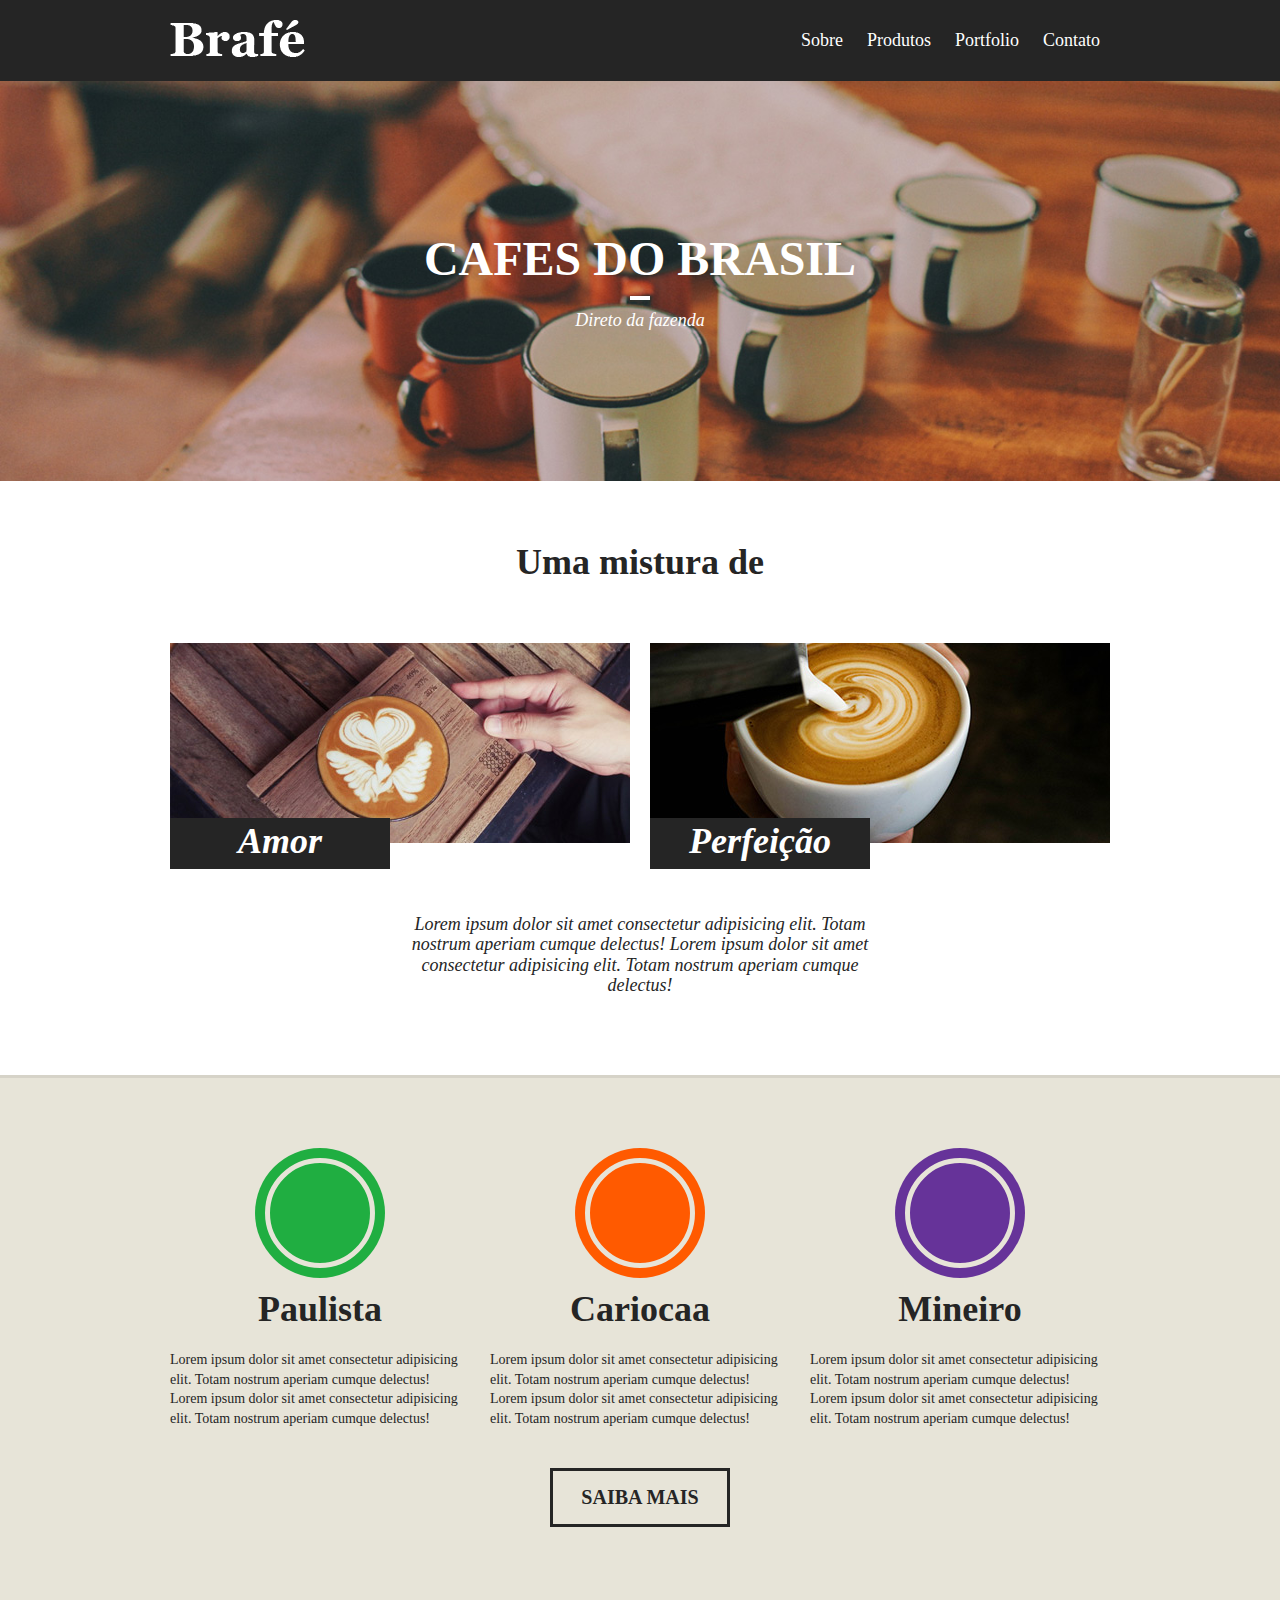
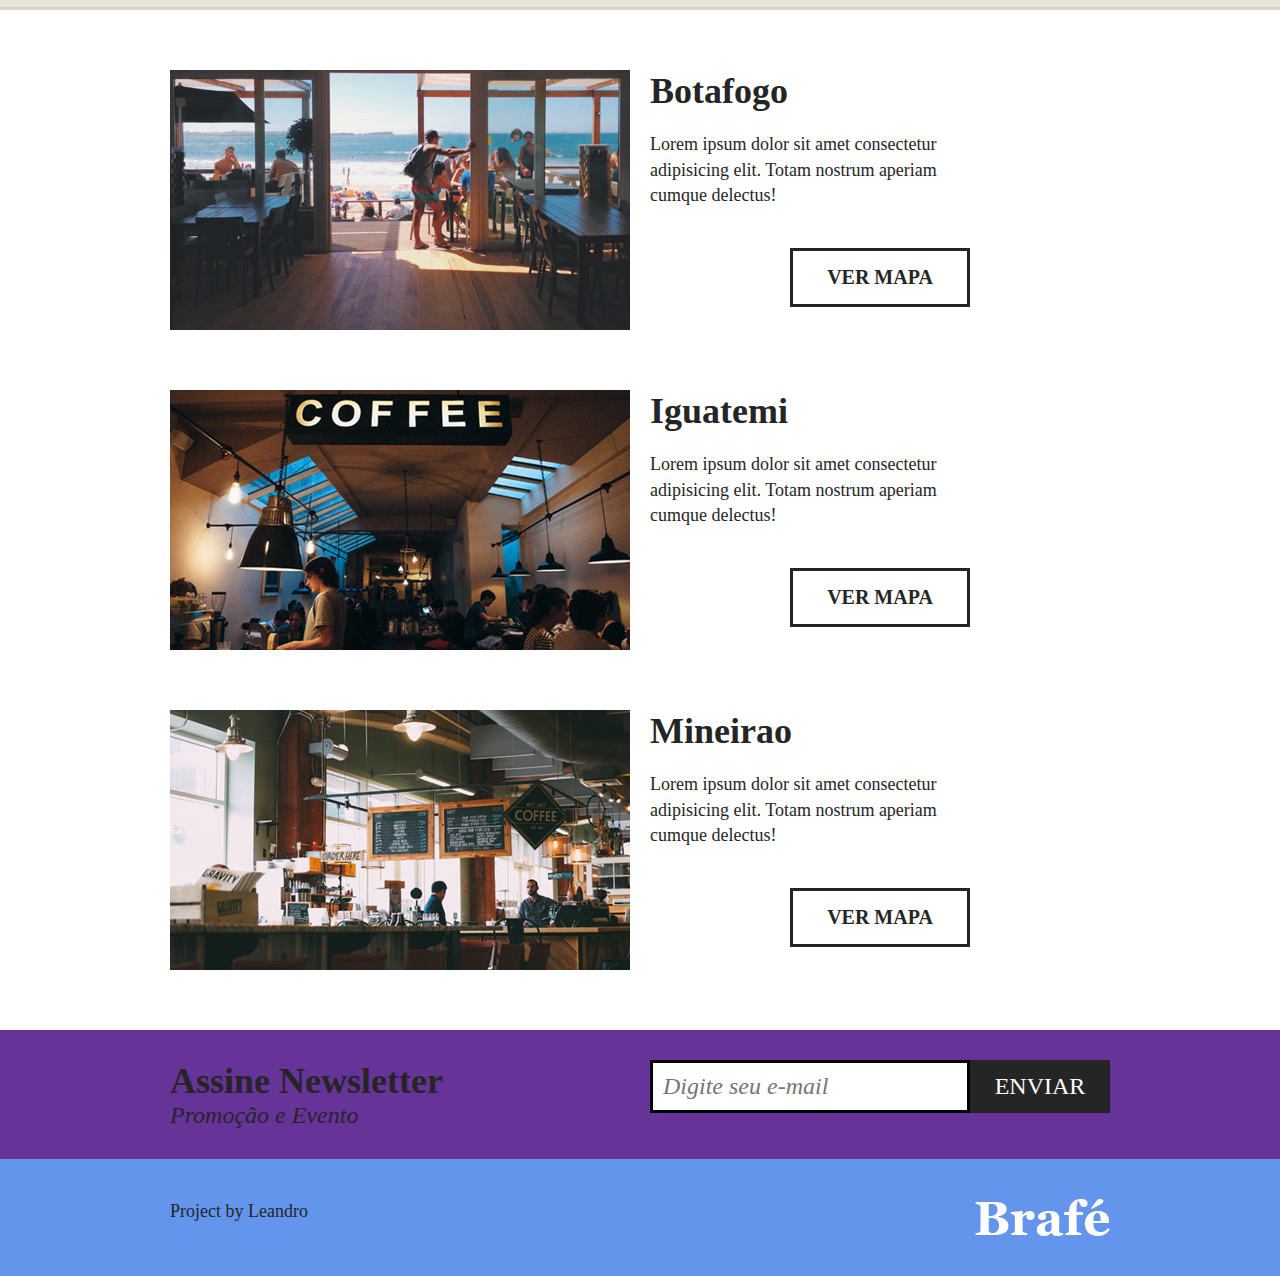
<file: index.html>
<!DOCTYPE html>
<html lang="en">

<head>
  <meta charset="UTF-8">
  <meta name="viewport" content="width=device-width, initial-scale=1.0">
 
  <link rel="stylesheet" type="text/css" href="css/style.css">
  <title>Brafé</title>
</head>

<body>
  <header class="menu container">
    <div class="menu-containner">
      <a href="" class="menu-logo"><img src="img/brafe.png" alt="Brafé"></a>
      <nav class="menu-nav">
        <ul>
          <li><a href="#">Sobre</a></li>
          <li><a href="#">Produtos</a></li>
          <li><a href="#">Portfolio</a></li>
          <li><a href="#">Contato</a></li>
        </ul>
      </nav>
    </div>
  </header>

  <main class="intro">
    <h1>Cafes do brasil</h1>
    <p>Direto da fazenda</p>
  </main>

  <section class="sobre container">
    <h2>Uma mistura de</h2>
    <div class="sobre-container">
      <div class="sobre-item">
        <img src="img/cafe-1.jpg" alt="">
        <h3>Amor</h3>
      </div>
      <div class="sobre-item">
        <img src="img/cafe-2.jpg" alt="">
        <h3>Perfeição</h3>
      </div>
    </div>
    <p >Lorem ipsum dolor sit amet consectetur adipisicing elit. Totam nostrum aperiam cumque delectus!
      Lorem ipsum dolor sit amet consectetur adipisicing elit. Totam nostrum aperiam cumque delectus! </p>
  </section>

  <section class="produtos">
    <div class="produtos-container">
      <div class="produtos-item">
        <h2 class="produtos-paulista">Paulista</h2>
        <p>Lorem ipsum dolor sit amet consectetur adipisicing elit. Totam nostrum aperiam cumque delectus!
          Lorem ipsum dolor sit amet consectetur adipisicing elit. Totam nostrum aperiam cumque delectus!</p>
      </div>
      <div class="produtos-item">
        <h2 class="produtos-carioca">Cariocaa</h2>
        <p>Lorem ipsum dolor sit amet consectetur adipisicing elit. Totam nostrum aperiam cumque delectus!
          Lorem ipsum dolor sit amet consectetur adipisicing elit. Totam nostrum aperiam cumque delectus!</p>
      </div>
      <div class="produtos-item">
        <h2 class="produtos-mineiro">Mineiro</h2>
        <p>Lorem ipsum dolor sit amet consectetur adipisicing elit. Totam nostrum aperiam cumque delectus!
          Lorem ipsum dolor sit amet consectetur adipisicing elit. Totam nostrum aperiam cumque delectus!</p>
      </div>
    </div>
    <a class="produtos-btn" href="#">Saiba Mais</a>
  </section>


  <section class="locais container">
    <div class="locais-item">
      <img src="img/botafogo.jpg" alt="">
      <div>
        <h2>Botafogo</h2>
        <p>Lorem ipsum dolor sit amet consectetur adipisicing elit. Totam nostrum aperiam cumque delectus!</p>
        <a class="produtos-btn" href="#">Ver mapa</a>
      </div>
    </div>
    <div class="locais-item">
      <img src="img/iguatemi.jpg" alt="">
      <div>
        <h2>Iguatemi</h2>
        <p>Lorem ipsum dolor sit amet consectetur adipisicing elit. Totam nostrum aperiam cumque delectus!</p>
        <a  class="produtos-btn" href="#">Ver mapa</a>
      </div>
    </div>
    <div class="locais-item">
      <img src="img/mineirao.jpg" alt="">
      <div>
        <h2>Mineirao</h2>
        <p>Lorem ipsum dolor sit amet consectetur adipisicing elit. Totam nostrum aperiam cumque delectus!</p>
        <a class="produtos-btn" href="#">Ver mapa</a>
      </div>
    </div>
  </section>

  <section class="enviar container">
    <div class="enviar-container">
      <div class="enviar-info">
        <h2>Assine Newsletter</h2>
        <p>Promoção e Evento</p>
      </div>
        <form action="">
          <label for="e-mail">Email</label>
          <input type="text" placeholder="Digite seu e-mail">
          <button type="submit">Enviar</button>
        </form>
      
    </div>
  </section>

  <footer class="footer container">
    <div class="footer-container">
      <p>Project by Leandro</p>
      <img src="img/brafe.png" alt="">
    </div>
  </footer>

</body>
</html>


<!-- https://www.origamid.com/curso/css-avancado-posicionamento/2-11-brafe-1-grid-->
</file>
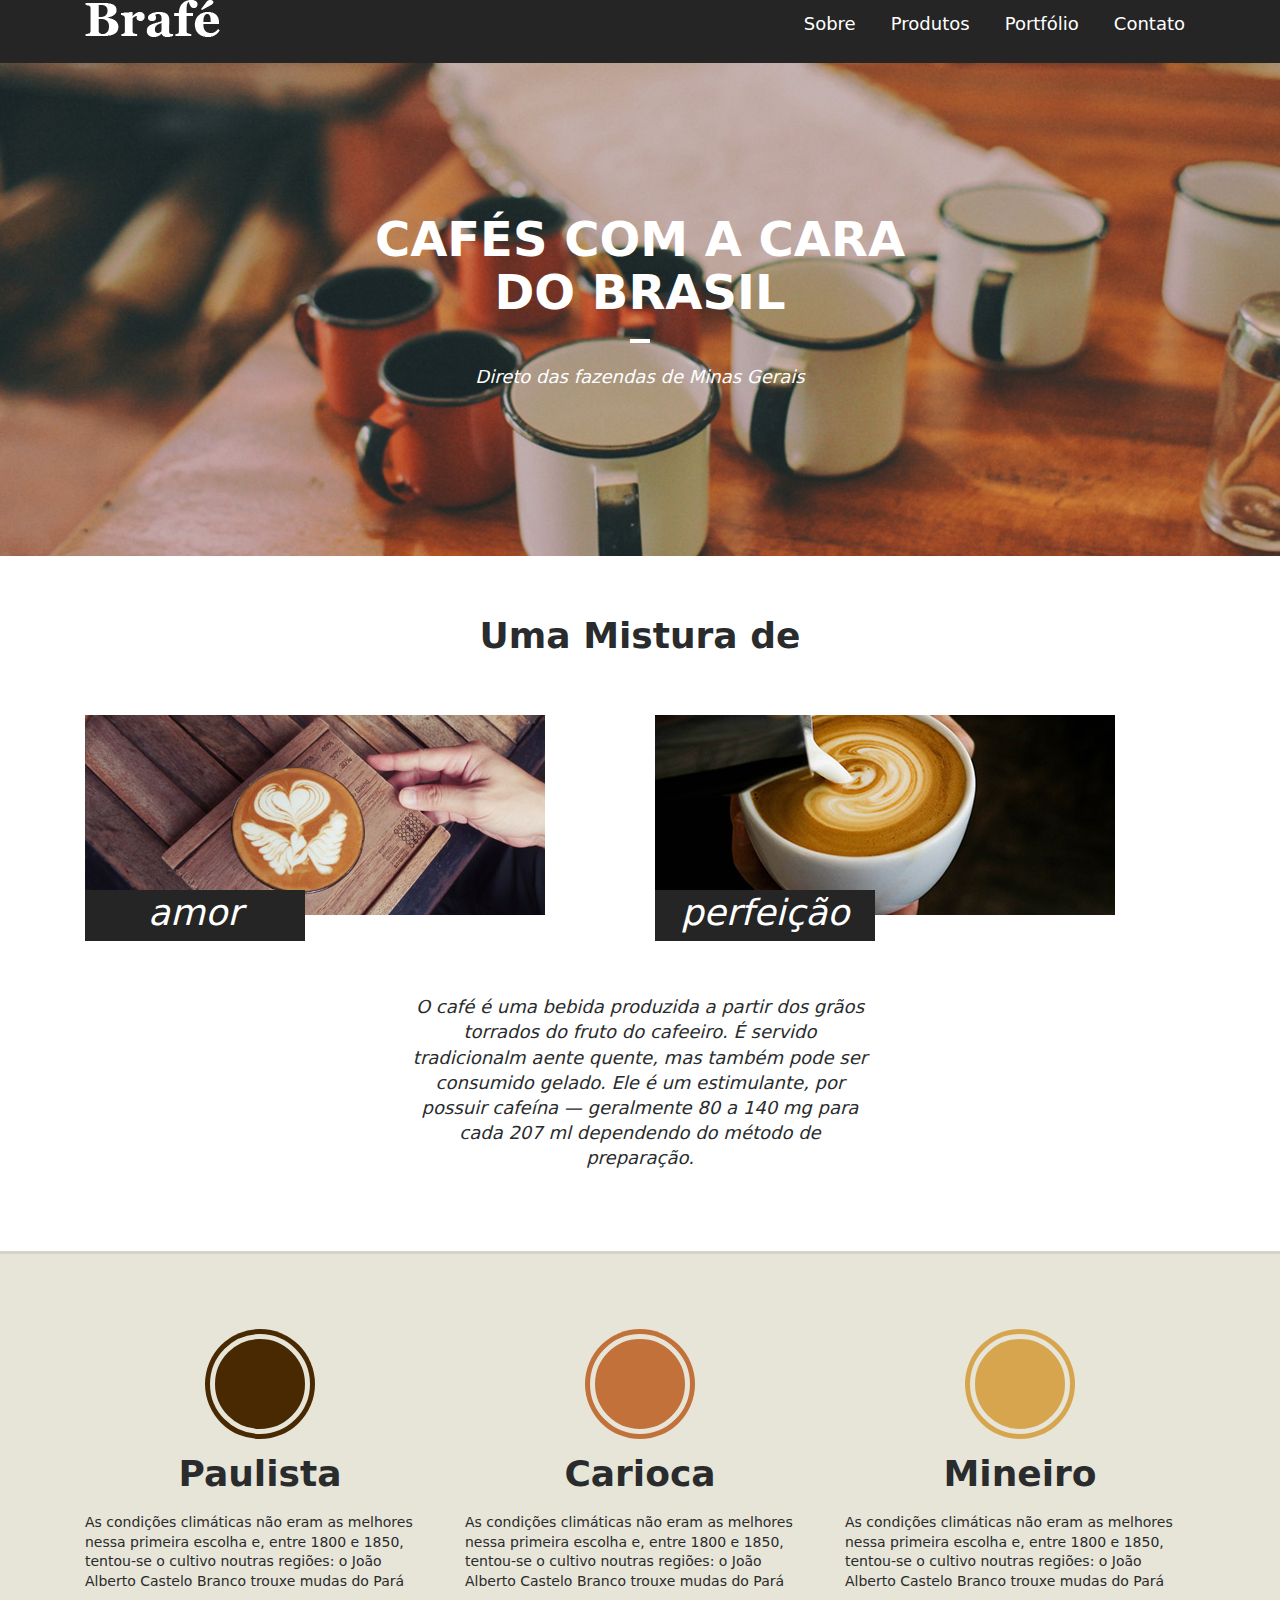
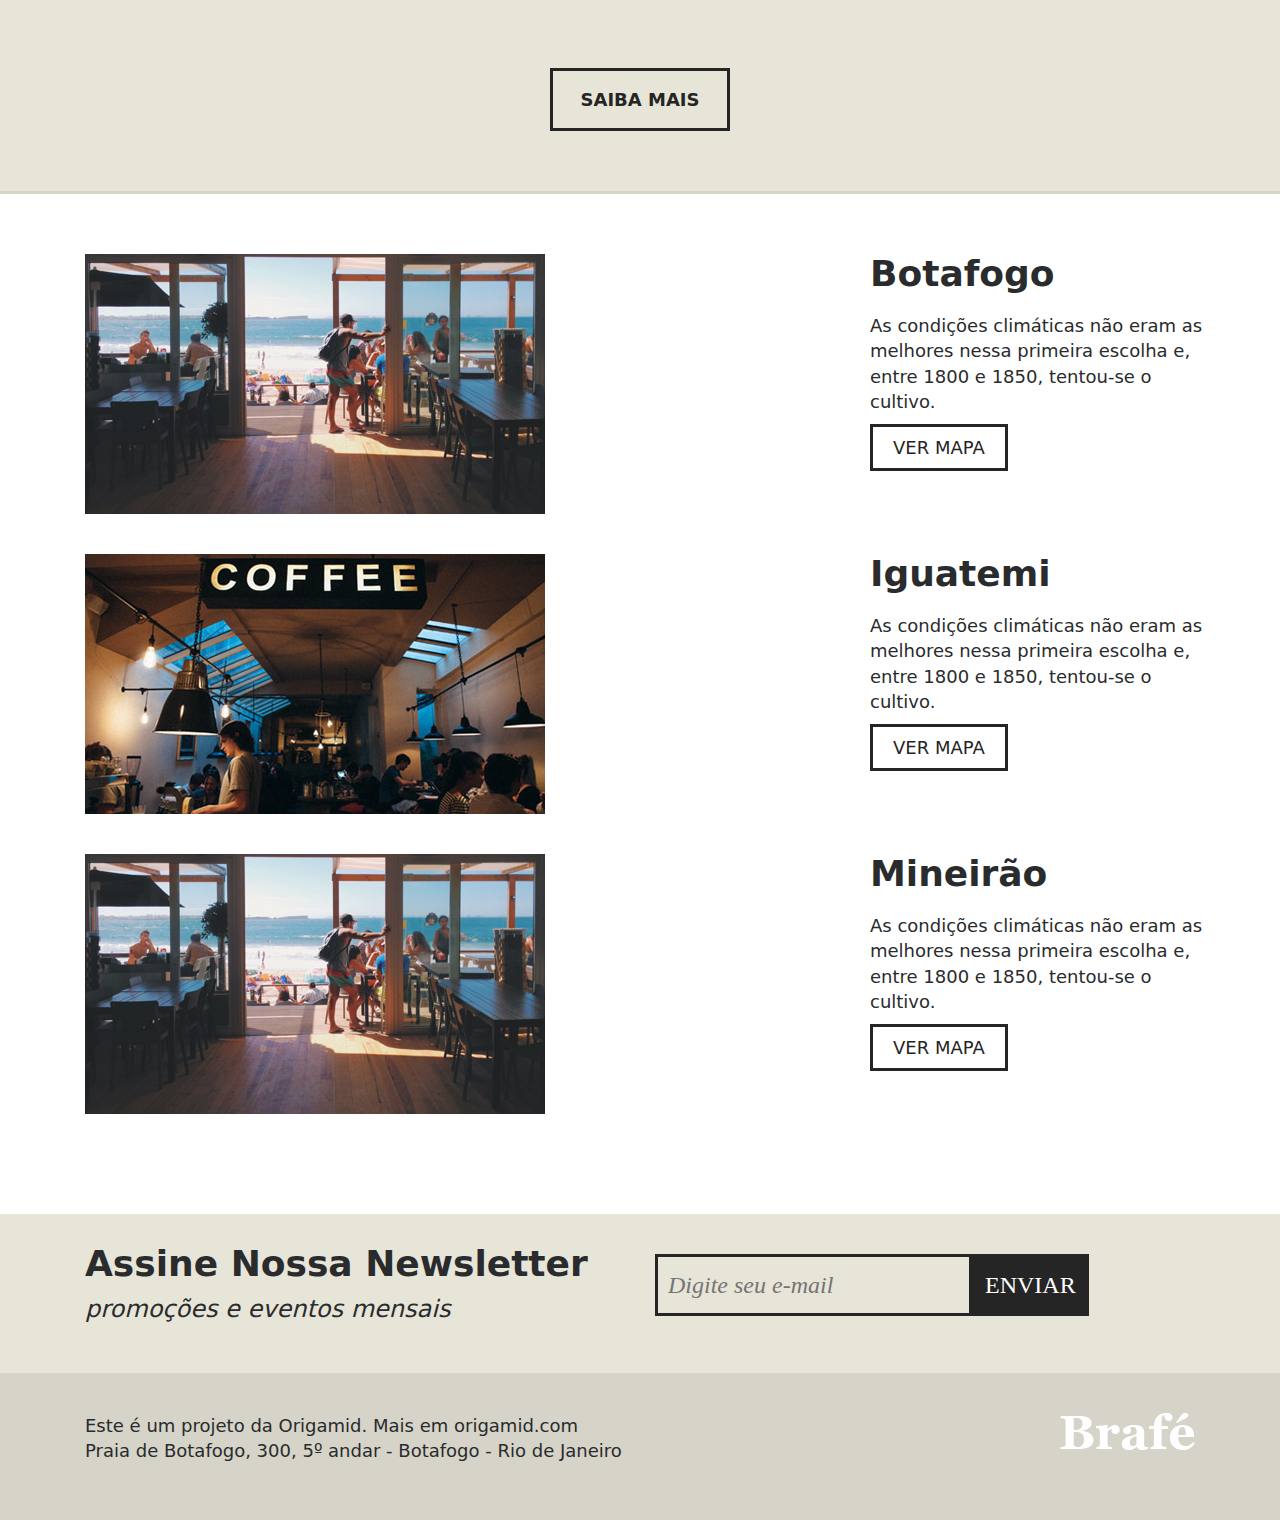
<file: Booststrap/index.html>
<!DOCTYPE html>
<html>
<head>
	<title>Brafé 1</title>
	<meta charset="utf-8">
	<meta name="viewport" content="width=device-width, initial-scale=1, shrink-to-fit=no">
	<link rel="stylesheet" type="text/css" href="css/style.css">
	<link rel="stylesheet" type="text/css" href="css/bootstrap.min.css">
</head>
<body>
	
	<header class="menu">
		<div class="container">
			<div class="row">
			<a class="menu-logo  col-md-4 "href="#"><img src="img/brafe.png" alt="Brafé"></a>	
			<nav class="menu-nav col-md-8">
				<ul>
					<li><a href="#">Sobre</a></li>
					<li><a href="#">Produtos</a></li>
					<li><a href="#">Portfólio</a></li>
					<li><a href="#">Contato</a></li>
				</ul>
			</nav>
		</div>
		</div>
	</header>
	
	<main class="intro">
		<h1>Cafés com a cara<br>do Brasil</h1>
		<p>Direto das fazendas de Minas Gerais</p>
	</main>
	
	<section class="sobre container">
		<h2>Uma Mistura de</h2>
		<div class="row">
			<div class=" col-sm sobre-item">
				<img src="img/cafe-1.jpg">
				<h3>amor</h3>
			</div>
			<div class="col-sm sobre-item">
				<img src="img/cafe-2.jpg">
				<h3>perfeição</h3>
			</div>
		</div>
		<p>O café é uma bebida produzida a partir dos grãos torrados do fruto do cafeeiro. É servido tradicionalm
aente quente, mas também pode ser consumido gelado. Ele é um estimulante, por possuir cafeína — geralmente 80 a 140 mg para cada 207 ml dependendo do método de preparação.</p>
	</section>
	
	<section class="produtos">

		<div class="container">
		<div class="row">
			<div class="produtos-item col-sm">
				<h2 class="produtos-paulista">Paulista</h2>
				<p>As condições climáticas não eram as melhores nessa primeira escolha e, entre 1800 e 1850, tentou-se o cultivo noutras regiões: o João Alberto Castelo Branco trouxe mudas do Pará</p>
			</div>
			<div class="produtos-item col-sm">
				<h2 class="produtos-carioca">Carioca</h2>
				<p>As condições climáticas não eram as melhores nessa primeira escolha e, entre 1800 e 1850, tentou-se o cultivo noutras regiões: o João Alberto Castelo Branco trouxe mudas do Pará</p>
			</div>
			<div class="produtos-item col-sm">
				<h2 class="produtos-mineiro">Mineiro</h2>
				<p>As condições climáticas não eram as melhores nessa primeira escolha e, entre 1800 e 1850, tentou-se o cultivo noutras regiões: o João Alberto Castelo Branco trouxe mudas do Pará</p>
			</div>
		</div>
	</div>
		<a class="produtos-btn" href="#">Saiba Mais</a>
	</section>
	
	<section class="locais container">
		<div class="locais-item row">
			<div class="col-sm"><img src="img/botafogo.jpg" alt="Brafé unidade Botafogo"></div>
			
			<div>
				<h2>Botafogo</h2>
				<p>As condições climáticas não eram as melhores nessa primeira escolha e, entre 1800 e 1850, tentou-se o cultivo.</p>
				<a href="#">Ver Mapa</a>
			</div>
		</div>
		
		<div class="locais-item row">
			<div class="col-sm">	<img src="img/iguatemi.jpg" alt="Brafé unidade Iguatemi"></div>
		
			<div>
				<h2>Iguatemi</h2>
				<p>As condições climáticas não eram as melhores nessa primeira escolha e, entre 1800 e 1850, tentou-se o cultivo.</p>
				<a href="#">Ver Mapa</a>
			</div>
		</div>
		
		<div class="locais-item row">
			<div class="col-sm">	<img src="img/botafogo.jpg" alt="Brafé unidade Mineirão"></div>
		
			<div>
				<h2>Mineirão</h2>
				<p>As condições climáticas não eram as melhores nessa primeira escolha e, entre 1800 e 1850, tentou-se o cultivo.</p>
				<a  href="#">Ver Mapa</a>
			</div>
		</div>
	
	</section>
	
	<section class="assine">
		<div class="container">
		<div class="row">
			<div class="assine-info col-sm">
				<h2>Assine Nossa Newsletter</h2>
				<p>promoções e eventos mensais</p>
			</div>
			<form class="col-sm">
				<label>E-mail</label>
				<input type="text" placeholder="Digite seu e-mail">
				<button type="submit">Enviar</button>
			</form>
		</div>
	</div>
	</section>
	
	<footer class="footer">
		<div class="container">
		<div class="row">
			<p class="col-sm-8">Este é um projeto da Origamid. Mais em origamid.com<br>Praia de Botafogo, 300, 5º andar - Botafogo - Rio de Janeiro</p>
			<div class="col-sm"><img src="img/brafe.png" alt="Brafé"></div>
		</div>
	</div>
	</footer>
	
</body>
</html>


<!--https://www.origamid.com/curso/css-avancado-posicionamento/2-27-brafe-1-bootstrap-footer-->
</file>
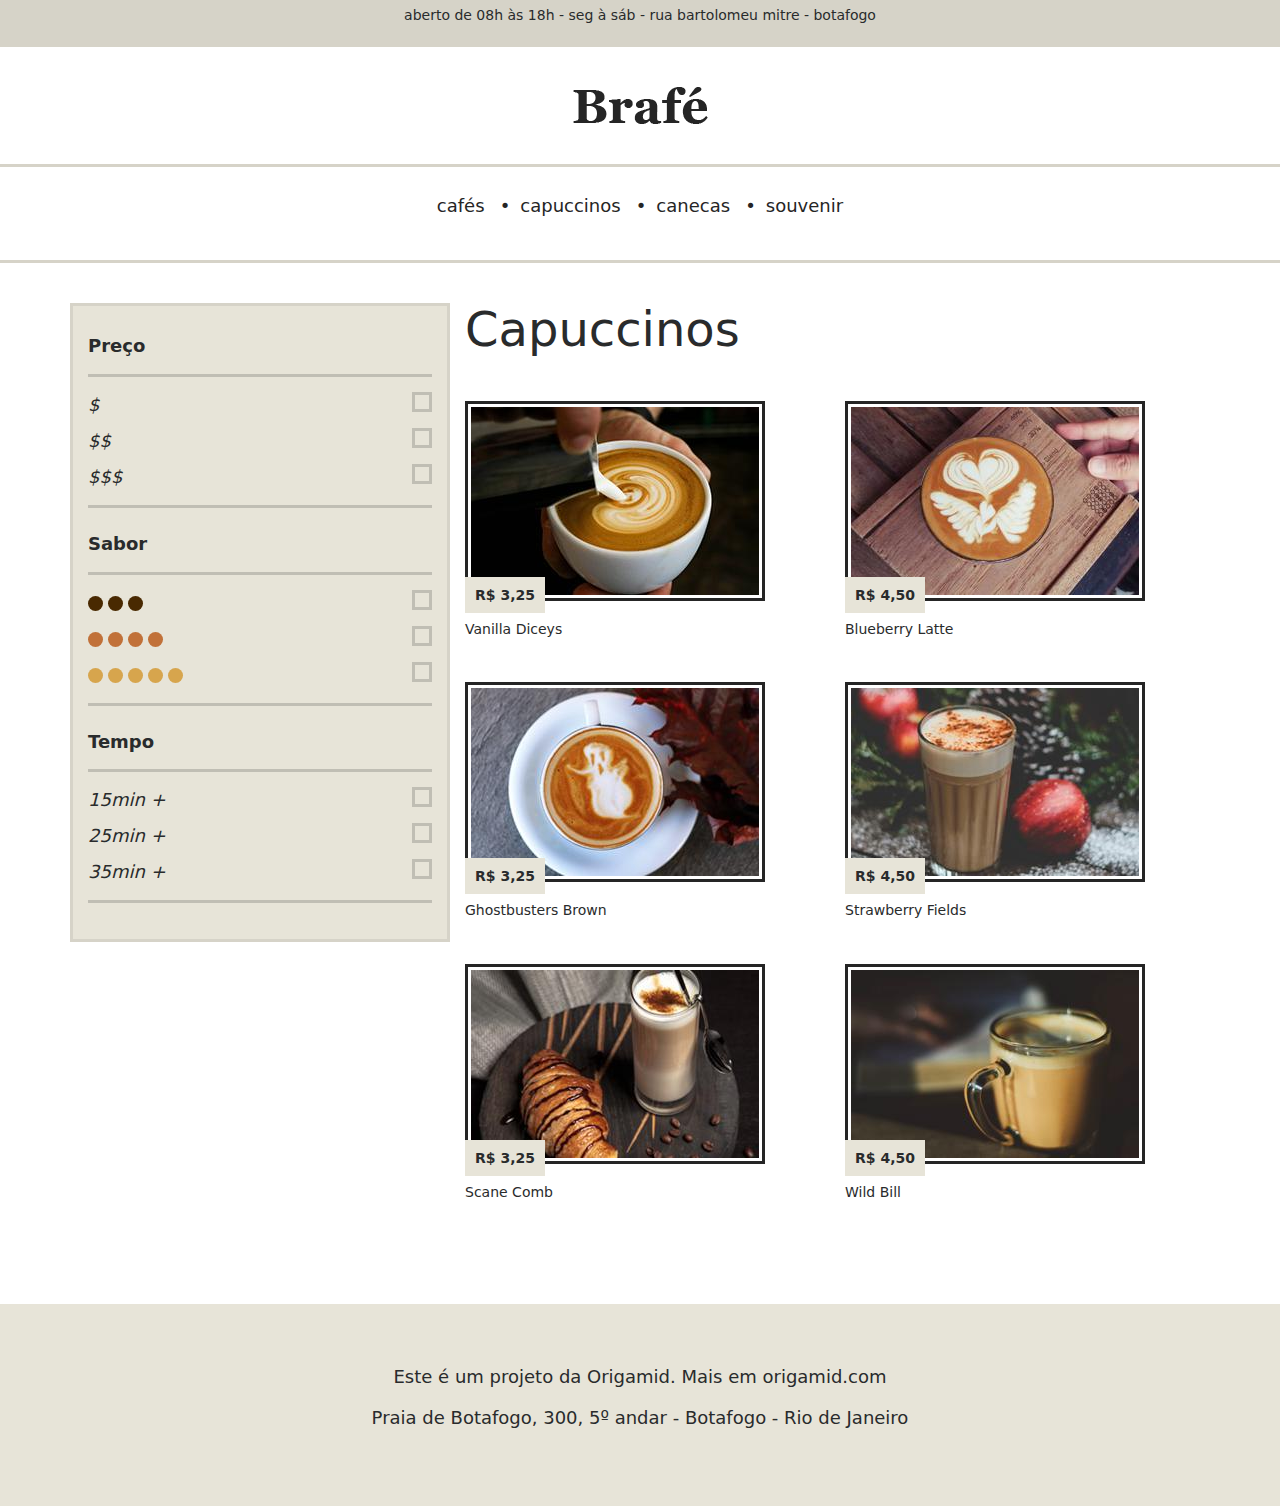
<file: brafe-2-bootstrap/index.html>
<!DOCTYPE html>
<html>

<head>
    <title>Brafé 2</title>
    <meta charset="utf-8">
    <meta name="viewport" content="width=device-width, initial-scale=1, shrink-to-fit=no">
    <link rel="stylesheet" type="text/css" href="css/style.css">
    <link rel="stylesheet" type="text/css" href="css/bootstrap.min.css">
</head>

<body>

    <header>
        <div class="header-informacoes">
            <p>aberto de 08h às 18h - seg à sáb - rua bartolomeu mitre - botafogo</p>
        </div>
        <a class="header-logo" href="index.html">
            <img src="img/brafe.png" alt="Brafé">
        </a>
        <nav class="header-menu">
            <ul>
                <li><a href="#">cafés</a></li>
                <li><a href="#">capuccinos</a></li>
                <li><a href="#">canecas</a></li>
                <li><a href="#">souvenir</a></li>
            </ul>
        </nav>
    </header>

    <div class="container">
        <div class="row">
            <nav class="filtro col-md-4">
                <h2>Preço</h2>
                <ul>
                    <li>$</li>
                    <li>$$</li>
                    <li>$$$</li>
                </ul>
                <h2>Sabor</h2>
                <ul class="sabor">
                    <li><span class="sabor-3">Marrom</span></li>
                    <li><span class="sabor-4">Laranja</span></li>
                    <li><span class="sabor-5">Amarelo</span></li>
                </ul>
                <h2>Tempo</h2>
                <ul>
                    <li>15min +</li>
                    <li>25min +</li>
                    <li>35min +</li>
                </ul>
            </nav>

            <section class="produtos col-md-8">
                <h1>Capuccinos</h1>
                <ul class="row">
                    <li class="col-6">
                        <img src="img/cafe-1.jpg" alt="Café 1">
                        <span>R$ 3,25</span>
                        <h2>Vanilla Diceys</h2>
                    </li>

                    <li class="col-6">
                        <img src="img/cafe-2.jpg" alt="Café 1">
                        <span>R$ 4,50</span>
                        <h2>Blueberry Latte</h2>
                    </li>

                    <li class="col-6">
                        <img src="img/cafe-3.jpg" alt="Café 1">
                        <span>R$ 3,25</span>
                        <h2>Ghostbusters Brown</h2>
                    </li>

                    <li class="col-6">
                        <img src="img/cafe-4.jpg" alt="Café 1">
                        <span>R$ 4,50</span>
                        <h2>Strawberry Fields</h2>
                    </li>

                    <li class="col-6">
                        <img src="img/cafe-5.jpg" alt="Café 1">
                        <span>R$ 3,25</span>
                        <h2>Scane Comb</h2>
                    </li>

                    <li class="col-6">
                        <img src="img/cafe-6.jpg" alt="Café 1">
                        <span>R$ 4,50</span>
                        <h2>Wild Bill</h2>
                    </li>
                </ul>
            </section>
        </div>
    </div>

    <footer class="footer">
        <p>Este é um projeto da Origamid. Mais em origamid.com</p>
        <p>Praia de Botafogo, 300, 5º andar - Botafogo - Rio de Janeiro</p>
    </footer>

</body>

</html>
</file>
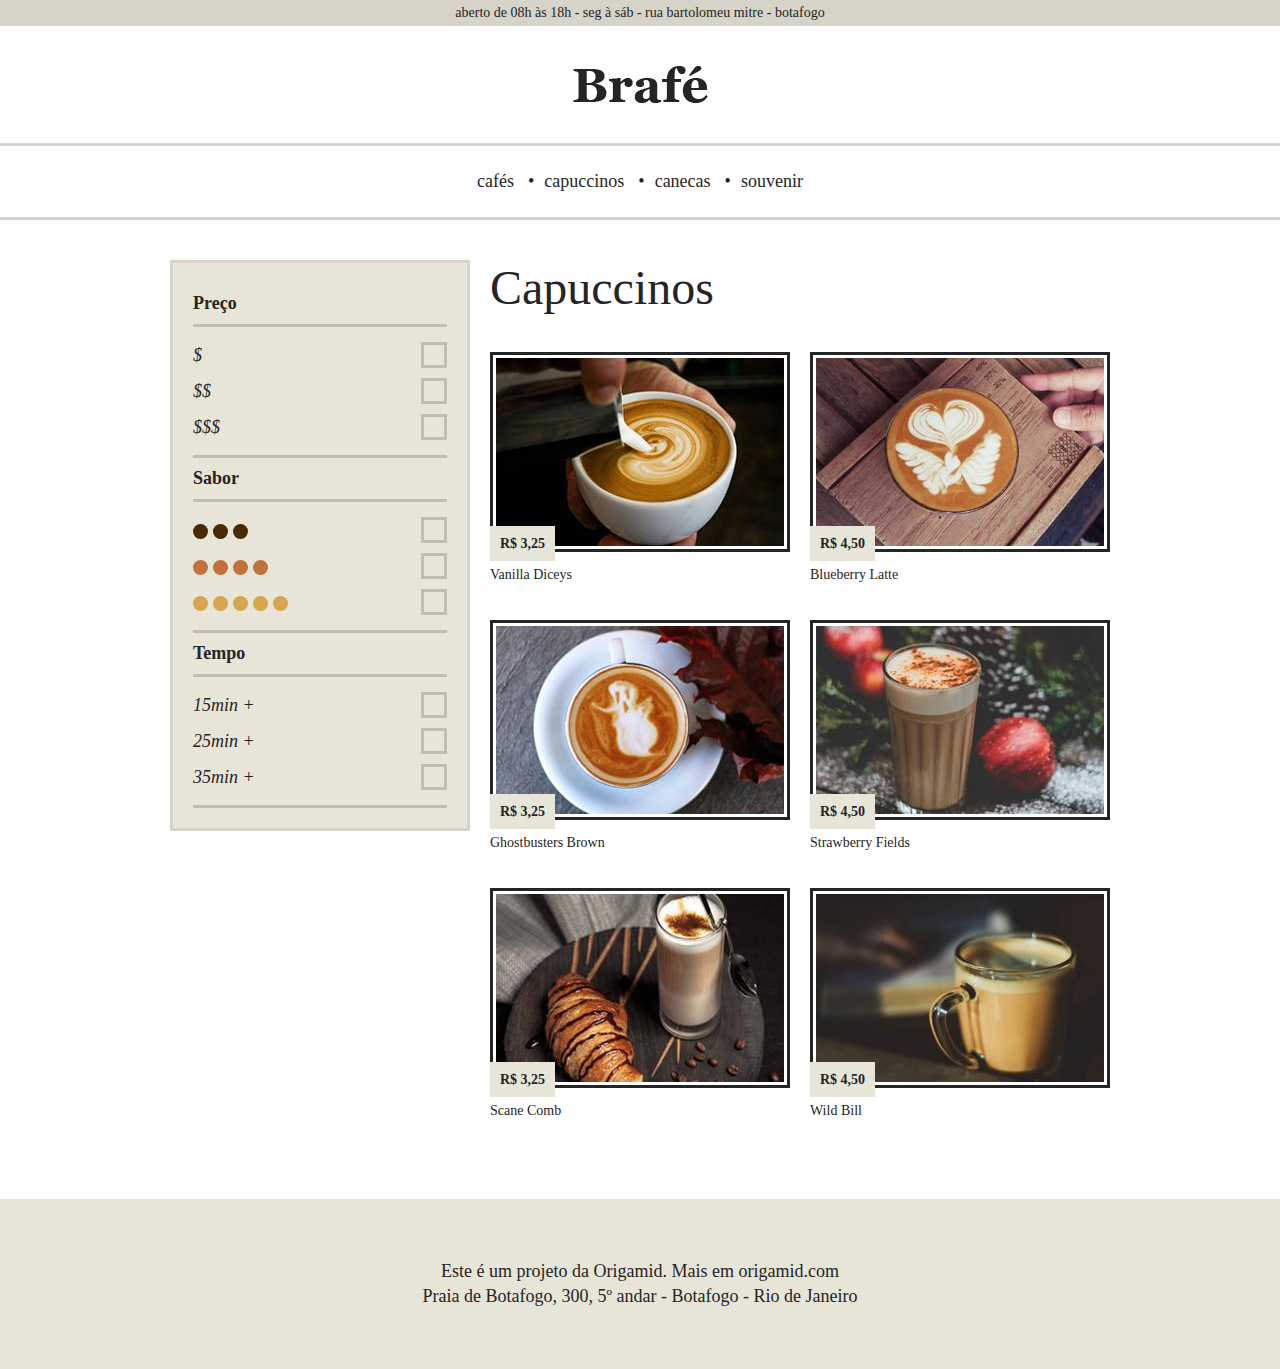
<file: brafe-2-estrutura/index.html>
<!DOCTYPE html>
<html>

<head>
    <title>Brafé 2</title>
    <meta charset="utf-8">
    <meta name="viewport" content="width=device-width, initial-scale=1, shrink-to-fit=no">
    <link rel="stylesheet" type="text/css" href="css/grid.css">
    <link rel="stylesheet" type="text/css" href="css/style.css">
</head>

<body>

    <header>
        <div class="header-informacoes">
            <p>aberto de 08h às 18h - seg à sáb - rua bartolomeu mitre - botafogo</p>
        </div>
        <a class="header-logo" href="index.html">
            <img src="img/brafe.png" alt="Brafé">
        </a>
        <nav class="header-menu">
            <ul>
                <li><a href="#">cafés</a></li>
                <li><a href="#">capuccinos</a></li>
                <li><a href="#">canecas</a></li>
                <li><a href="#">souvenir</a></li>
            </ul>
        </nav>
    </header>

    <div class="container">
        <nav class="filtro grid-4">
            <h2>Preço</h2>
            <ul>
                <li>$</li>
                <li>$$</li>
                <li>$$$</li>
            </ul>
            <h2>Sabor</h2>
            <ul class="sabor">
                <li><span class="sabor-3">Marrom</span></li>
                <li><span class="sabor-4">Laranja</span></li>
                <li><span class="sabor-5">Amarelo</span></li>
            </ul>
            <h2>Tempo</h2>
            <ul>
                <li>15min +</li>
                <li>25min +</li>
                <li>35min +</li>
            </ul>
        </nav>

        <section class="produtos grid-8">
            <h1>Capuccinos</h1>
            <ul class="row-mobile">
                <li class="grid-mobile-6 ">
                    <img src="img/cafe-1.jpg" alt="Café 1">
                    <span>R$ 3,25</span>
                    <h2>Vanilla Diceys</h2>
                </li>

                <li class="grid-mobile-6 ">
                    <img src="img/cafe-2.jpg" alt="Café 1">
                    <span>R$ 4,50</span>
                    <h2>Blueberry Latte</h2>
                </li>

                <li class="grid-mobile-6 ">
                    <img src="img/cafe-3.jpg" alt="Café 1">
                    <span>R$ 3,25</span>
                    <h2>Ghostbusters Brown</h2>
                </li>

                <li class="grid-mobile-6 ">
                    <img src="img/cafe-4.jpg" alt="Café 1">
                    <span>R$ 4,50</span>
                    <h2>Strawberry Fields</h2>
                </li>

                <li class="grid-mobile-6 ">
                    <img src="img/cafe-5.jpg" alt="Café 1">
                    <span>R$ 3,25</span>
                    <h2>Scane Comb</h2>
                </li>

                <li class="grid-mobile-6 ">
                    <img src="img/cafe-6.jpg" alt="Café 1">
                    <span>R$ 4,50</span>
                    <h2>Wild Bill</h2>
                </li>
            </ul>
        </section>
    </div>

    <footer class="footer">
        <p>Este é um projeto da Origamid. Mais em origamid.com</p>
        <p>Praia de Botafogo, 300, 5º andar - Botafogo - Rio de Janeiro</p>
    </footer>

</body>

</html>

<!--https://www.origamid.com/curso/css-avancado-posicionamento/3-10-brafe-2-flexbox-->
</file>
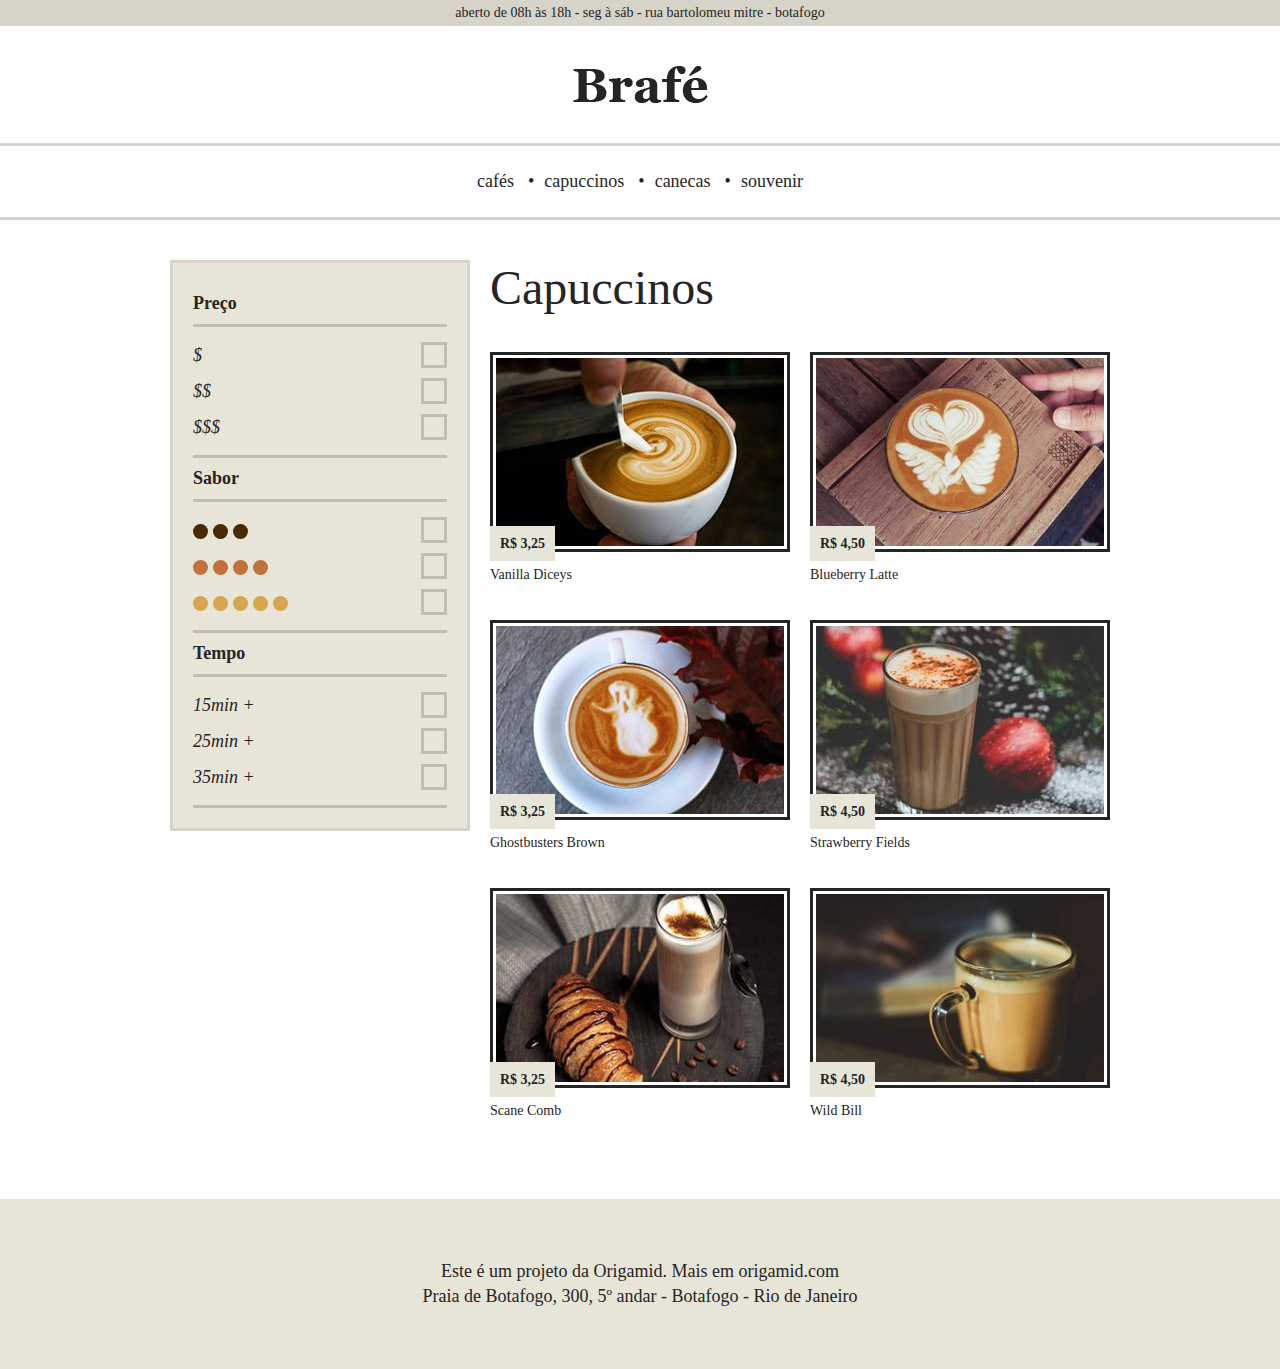
<file: brafe-2-flexbox/index.html>
<!DOCTYPE html>
<html>

<head>
    <title>Brafé 2</title>
    <meta charset="utf-8">
    <meta name="viewport" content="width=device-width, initial-scale=1, shrink-to-fit=no">
    <link rel="stylesheet" type="text/css" href="css/style.css">
    <link rel="stylesheet" type="text/css" href="css/flex.css">
</head>

<body>

    <header>
        <div class="header-informacoes">
            <p>aberto de 08h às 18h - seg à sáb - rua bartolomeu mitre - botafogo</p>
        </div>
        <a class="header-logo" href="index.html">
            <img src="img/brafe.png" alt="Brafé">
        </a>
        <nav class="header-menu">
            <ul>
                <li><a href="#">cafés</a></li>
                <li><a href="#">capuccinos</a></li>
                <li><a href="#">canecas</a></li>
                <li><a href="#">souvenir</a></li>
            </ul>
        </nav>
    </header>

    <div class="flex">
        <nav class="filtro flex-item-4">
            <h2>Preço</h2>
            <ul>
                <li>$</li>
                <li>$$</li>
                <li>$$$</li>
            </ul>
            <h2>Sabor</h2>
            <ul class="sabor">
                <li><span class="sabor-3">Marrom</span></li>
                <li><span class="sabor-4">Laranja</span></li>
                <li><span class="sabor-5">Amarelo</span></li>
            </ul>
            <h2>Tempo</h2>
            <ul>
                <li>15min +</li>
                <li>25min +</li>
                <li>35min +</li>
            </ul>
        </nav>

        <section class="produtos flex-item-8">
            <h1>Capuccinos</h1>
            <ul class="flex-row">
                <li class="flex-item-6">
                    <img src="img/cafe-1.jpg" alt="Café 1">
                    <span>R$ 3,25</span>
                    <h2>Vanilla Diceys</h2>
                </li>

                <li class="flex-item-6">
                    <img src="img/cafe-2.jpg" alt="Café 1">
                    <span>R$ 4,50</span>
                    <h2>Blueberry Latte</h2>
                </li>

                <li class="flex-item-6">
                    <img src="img/cafe-3.jpg" alt="Café 1">
                    <span>R$ 3,25</span>
                    <h2>Ghostbusters Brown</h2>
                </li>

                <li class="flex-item-6">
                    <img src="img/cafe-4.jpg" alt="Café 1">
                    <span>R$ 4,50</span>
                    <h2>Strawberry Fields</h2>
                </li>

                <li class="flex-item-6">
                    <img src="img/cafe-5.jpg" alt="Café 1">
                    <span>R$ 3,25</span>
                    <h2>Scane Comb</h2>
                </li>

                <li class="flex-item-6">
                    <img src="img/cafe-6.jpg" alt="Café 1">
                    <span>R$ 4,50</span>
                    <h2>Wild Bill</h2>
                </li>
            </ul>
        </section>
    </div>

    <footer class="footer">
        <p>Este é um projeto da Origamid. Mais em origamid.com</p>
        <p>Praia de Botafogo, 300, 5º andar - Botafogo - Rio de Janeiro</p>
    </footer>

</body>

</html>

<!--https://www.origamid.com/curso/css-avancado-posicionamento/3-10-brafe-2-flexbox/-->
</file>
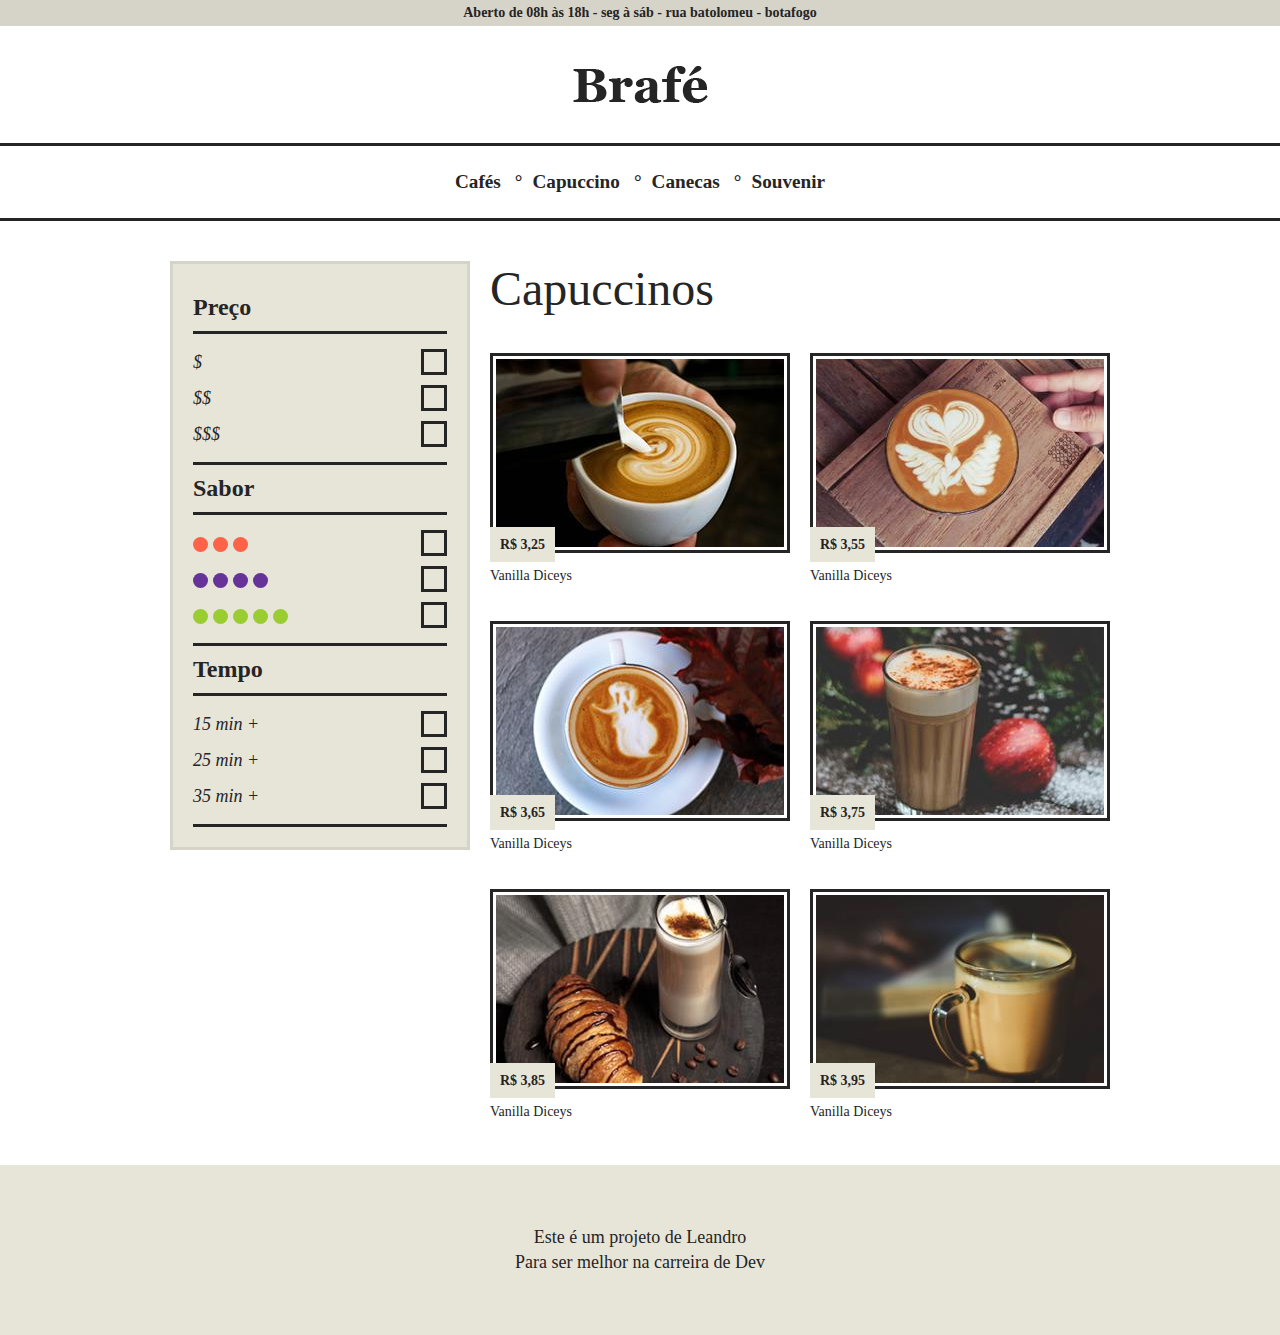
<file: Brafé2/index.html>
<!DOCTYPE html>
<html lang="en">

<head>
    <meta charset="UTF-8">
    <meta http-equiv="X-UA-Compatible" content="IE=edge">
    <meta name="viewport" content="width=device-width, initial-scale=1.0">
    <link rel="stylesheet" type="text/css" href="css/style.css">
    <title>Brafé 2</title>
</head>

<body>
    <header>

        <div class="header-informacoes">
            <p>Aberto de 08h às 18h - seg à sáb - rua batolomeu - botafogo</p>
        </div>
        <a class="header-logo" href="index.html"> <img src="img/brafe.png" alt=""></a>
        <nav class="header-menu">
            <ul>
                <li><a href="">Cafés</a></li>
                <li><a href="">Capuccino</a></li>
                <li><a href="">Canecas</a></li>
                <li><a href="">Souvenir</a></li>
            </ul>
        </nav>
    </header>

    <div class="container">
        <nav class="filtro">
            <h2>Preço</h2>
            <ul>
                <li>$</li>
                <li>$$</li>
                <li>$$$</li>
            </ul>
            <h2>Sabor</h2>
            <ul class="sabor">
                <li><span class="sabor-1">Marrom </span> </li>
                <li> <span class="sabor-2">Laranja</span> </li>
                <li><span class="sabor-3">Amarelo</span> </li>
            </ul>
            <h2>Tempo</h2>
            <ul>
                <li>15 min +</li>
                <li>25 min +</li>
                <li>35 min +</li>
            </ul>
        </nav>
        <section class="produtos">
            <h1>Capuccinos</h1>
            <ul>
                <li> <img src="img/cafe-1.jpg" alt="">
                    <span>R$ 3,25</span>
                    <h2>Vanilla Diceys</h2>
                </li>
                <li> <img src="img/cafe-2.jpg" alt="">
                    <span>R$ 3,55</span>
                    <h2>Vanilla Diceys</h2>
                </li>
                <li> <img src="img/cafe-3.jpg" alt="">
                    <span>R$ 3,65</span>
                    <h2>Vanilla Diceys</h2>
                </li>
                <li> <img src="img/cafe-4.jpg" alt="">
                    <span>R$ 3,75</span>
                    <h2>Vanilla Diceys</h2>
                </li>
                <li> <img src="img/cafe-5.jpg" alt="">
                    <span>R$ 3,85</span>
                    <h2>Vanilla Diceys</h2>
                </li>
                <li> <img src="img/cafe-6.jpg" alt="">
                    <span>R$ 3,95</span>
                    <h2>Vanilla Diceys</h2>
                </li>
            </ul>
        </section>

    </div>
    <footer class="footer">
        <p>Este é um projeto de Leandro </p>
        <p>Para ser melhor na carreira de Dev </p>
    </footer>
</body>

</html>

<!--https://www.origamid.com/curso/css-avancado-posicionamento/3-8-brafe-2-grid-->
</file>
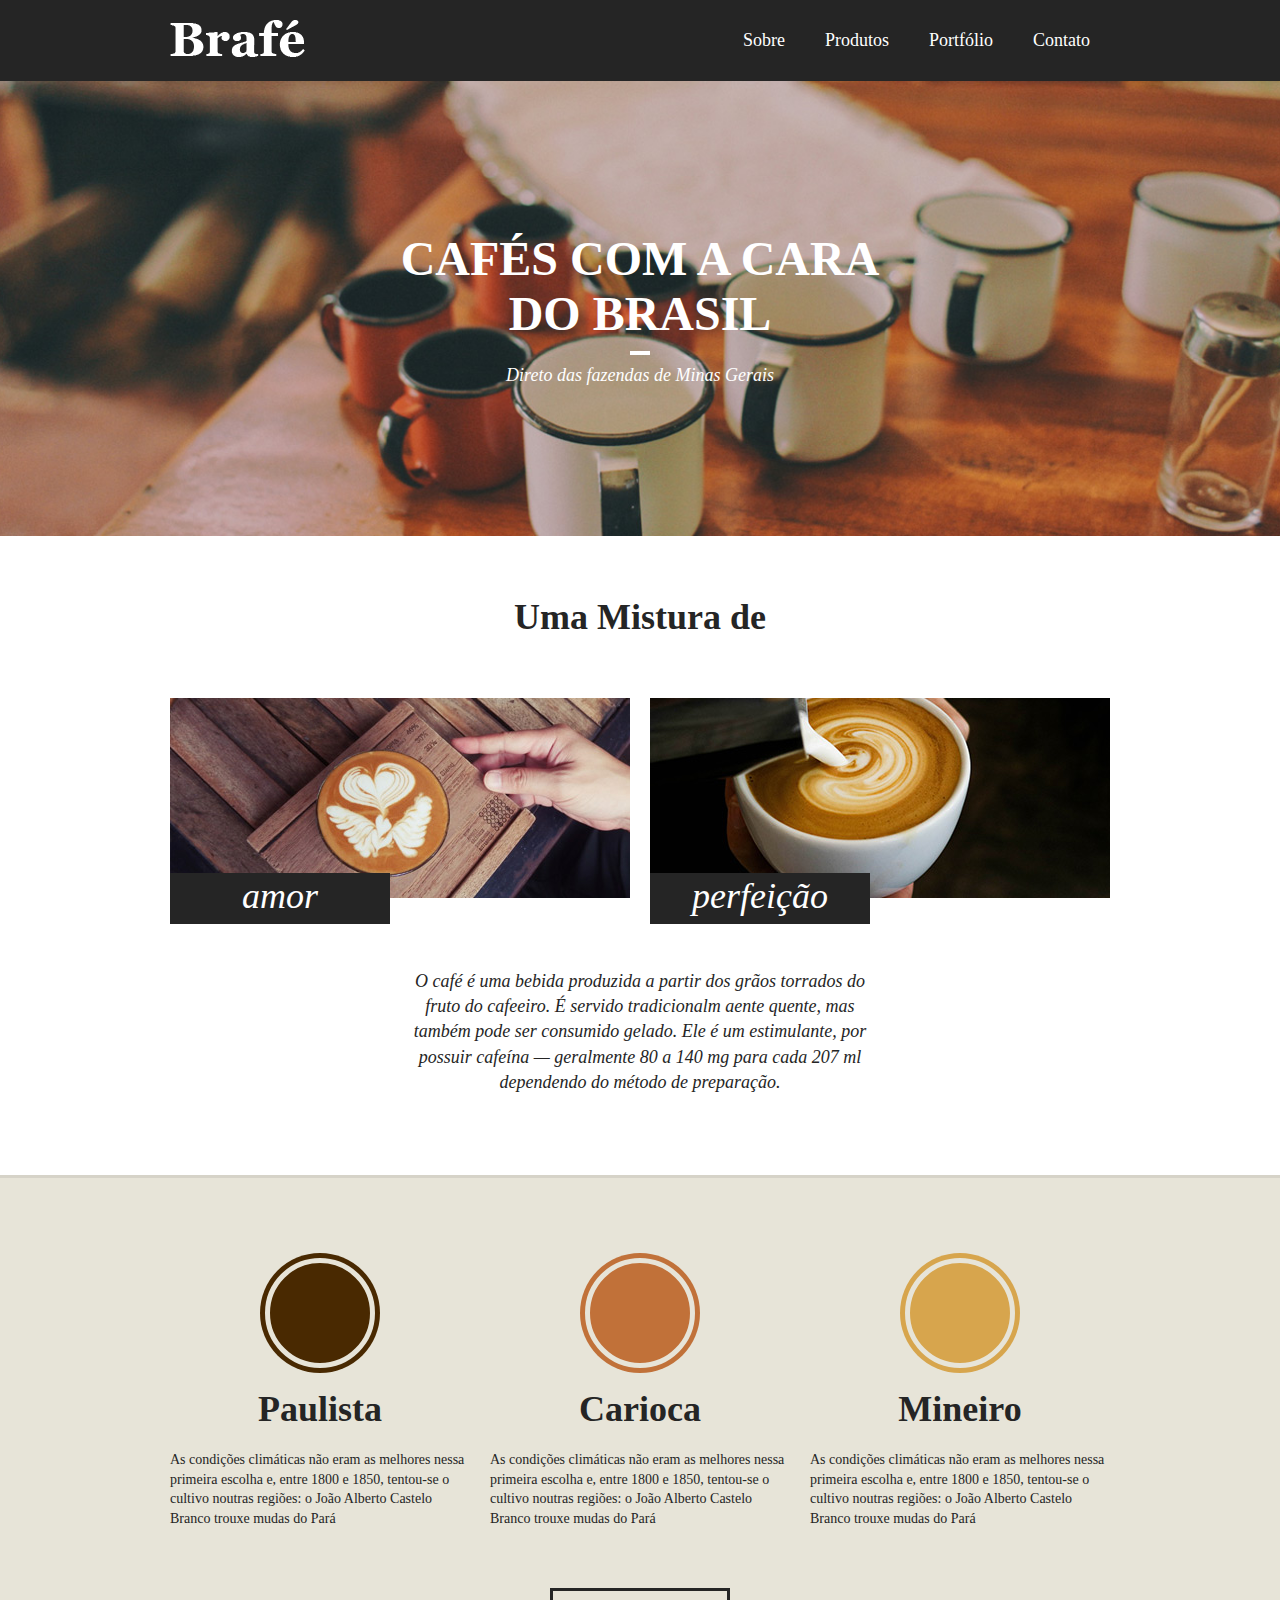
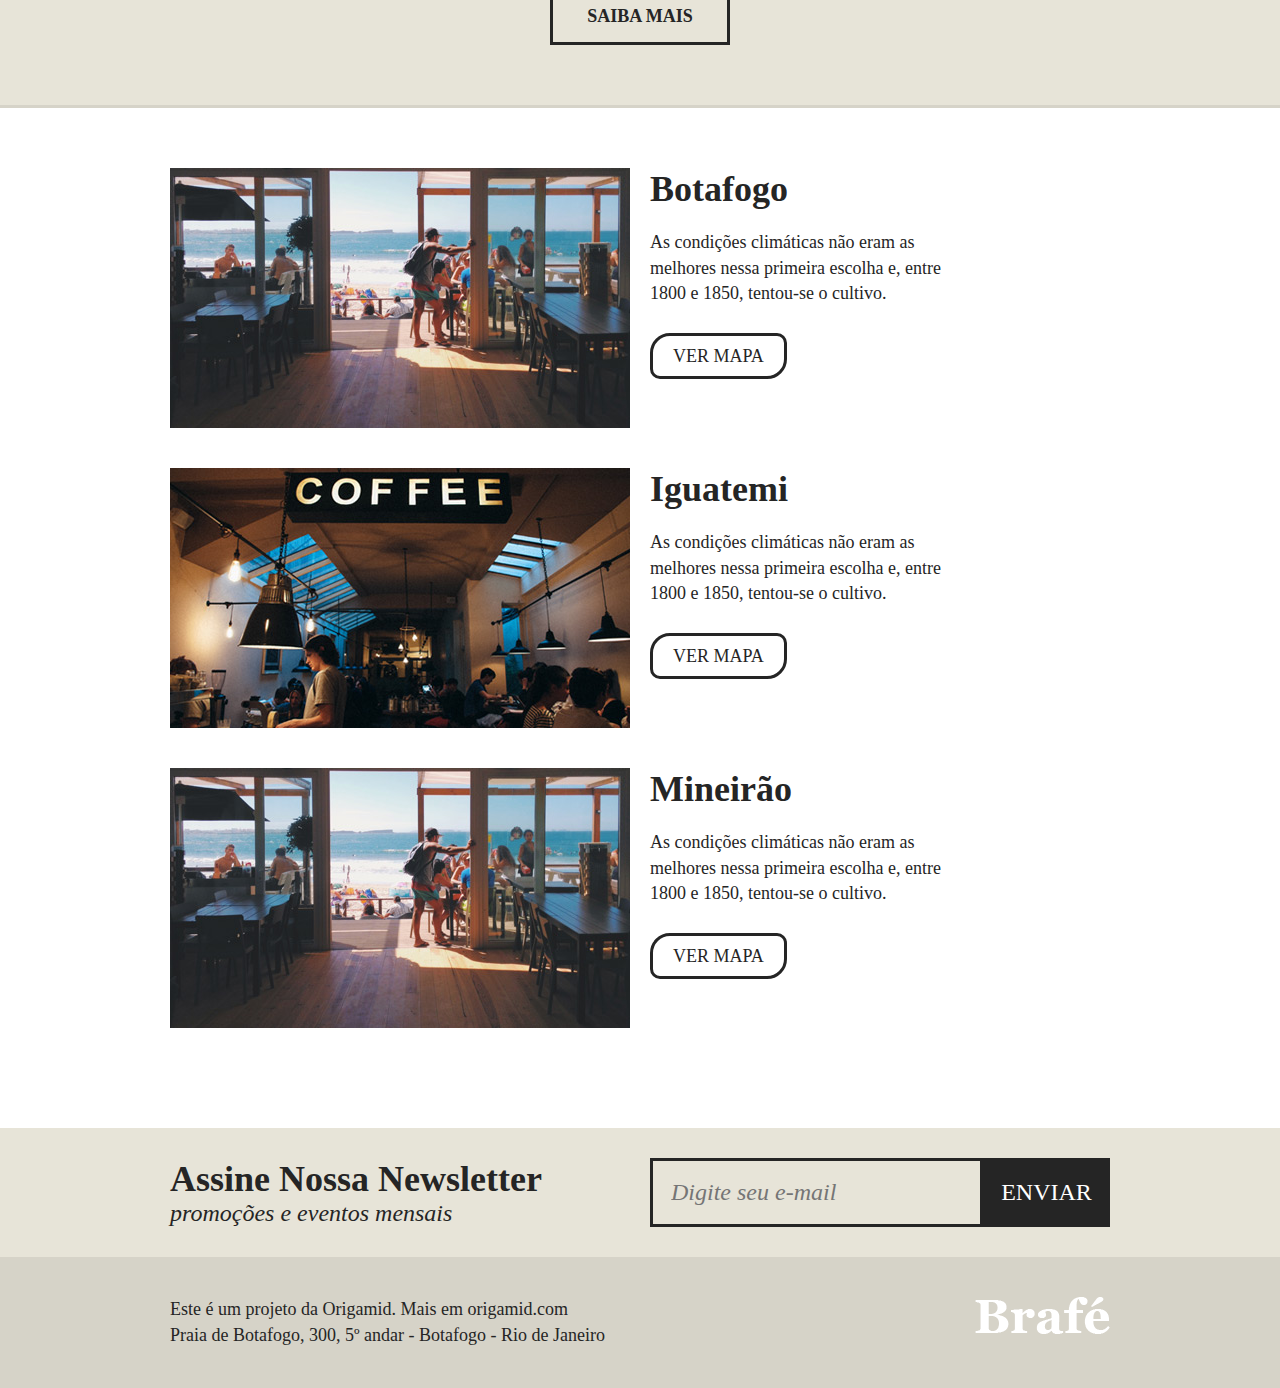
<file: Flexbox/index.html>
<!DOCTYPE html>
<html>
<head>
	<title>Brafé 1</title>
	<meta charset="utf-8">
	<meta name="viewport" content="width=device-width, initial-scale=1, shrink-to-fit=no">
	<link rel="stylesheet" type="text/css" href="css/style.css">
</head>
<body>
	
	<header class="menu">
		<div class="container">
			<a class="menu-logo" href="#"><img src="img/brafe.png" alt="Brafé"></a>	
			<nav class="menu-nav">
				<ul>
					<li><a href="#">Sobre</a></li>
					<li><a href="#">Produtos</a></li>
					<li><a href="#">Portfólio</a></li>
					<li><a href="#">Contato</a></li>
				</ul>
			</nav>
		</div>
	</header>
	
	<main class="intro">
		<h1>Cafés com a cara<br>do Brasil</h1>
		<p>Direto das fazendas de Minas Gerais</p>
	</main>
	
	<section class="sobre">
		<h2>Uma Mistura de</h2>
		<div class="container">
			<div class="sobre-item">
				<img src="img/cafe-1.jpg">
				<h3>amor</h3>
			</div>
			<div class="sobre-item">
				<img src="img/cafe-2.jpg">
				<h3>perfeição</h3>
			</div>
		</div>
		<p>O café é uma bebida produzida a partir dos grãos torrados do fruto do cafeeiro. É servido tradicionalm
aente quente, mas também pode ser consumido gelado. Ele é um estimulante, por possuir cafeína — geralmente 80 a 140 mg para cada 207 ml dependendo do método de preparação.</p>
	</section>
	
	<section class="produtos">
		<div class="container">
			<div class="produtos-item">
				<h2 class="produtos-paulista">Paulista</h2>
				<p>As condições climáticas não eram as melhores nessa primeira escolha e, entre 1800 e 1850, tentou-se o cultivo noutras regiões: o João Alberto Castelo Branco trouxe mudas do Pará</p>
			</div>
			<div class="produtos-item">
				<h2 class="produtos-carioca">Carioca</h2>
				<p>As condições climáticas não eram as melhores nessa primeira escolha e, entre 1800 e 1850, tentou-se o cultivo noutras regiões: o João Alberto Castelo Branco trouxe mudas do Pará</p>
			</div>
			<div class="produtos-item">
				<h2 class="produtos-mineiro">Mineiro</h2>
				<p>As condições climáticas não eram as melhores nessa primeira escolha e, entre 1800 e 1850, tentou-se o cultivo noutras regiões: o João Alberto Castelo Branco trouxe mudas do Pará</p>
			</div>
		</div>
		<a class="produtos-btn" href="#">Saiba Mais</a>
	</section>
	
	<section class="locais ">
		<div class="locais-item container">
			<div class="locais-img">
				<img src="img/botafogo.jpg" alt="Brafé unidade Botafogo">
			</div>
			
			<div class="locais-info">
				<h2>Botafogo</h2>
				<p>As condições climáticas não eram as melhores nessa primeira escolha e, entre 1800 e 1850, tentou-se o cultivo.</p>
				<a href="#">Ver Mapa</a>
			</div>
		</div>
		
		<div class="locais-item container">
			<div class="locais-img"><img src="img/iguatemi.jpg" alt="Brafé unidade Iguatemi"></div>
			
			<div class="locais-info">
				<h2>Iguatemi</h2>
				<p>As condições climáticas não eram as melhores nessa primeira escolha e, entre 1800 e 1850, tentou-se o cultivo.</p>
				<a href="#">Ver Mapa</a>
			</div>
		</div>
		
		<div class="locais-item container">
			<div class="locais-img"><img src="img/botafogo.jpg" alt="Brafé unidade Mineirão">
			</div>
			
			<div class="locais-info">
				<h2>Mineirão</h2>
				<p>As condições climáticas não eram as melhores nessa primeira escolha e, entre 1800 e 1850, tentou-se o cultivo.</p>
				<a href="#">Ver Mapa</a>
			</div>
		</div>
	
	</section>
	
	<section class="assine">
		<div class="container">
			<div class="assine-info">
				<h2>Assine Nossa Newsletter</h2>
				<p>promoções e eventos mensais</p>
			</div>
			<form>
				<label>E-mail</label>
				<input type="text" placeholder="Digite seu e-mail">
				<button type="submit">Enviar</button>
			</form>
		</div>
	</section>
	
	<footer class="footer">
		<div class="container">
			<p>Este é um projeto da Origamid. Mais em origamid.com<br>Praia de Botafogo, 300, 5º andar - Botafogo - Rio de Janeiro</p>
			<div class="footer-img"><img src="img/brafe.png" alt="Brafé"></div>
		</div>
	</footer>
	
</body>
</html>



<!--https://www.origamid.com/curso/css-avancado-posicionamento/2-22-brafe-1-flexbox-responsivo-->
</file>
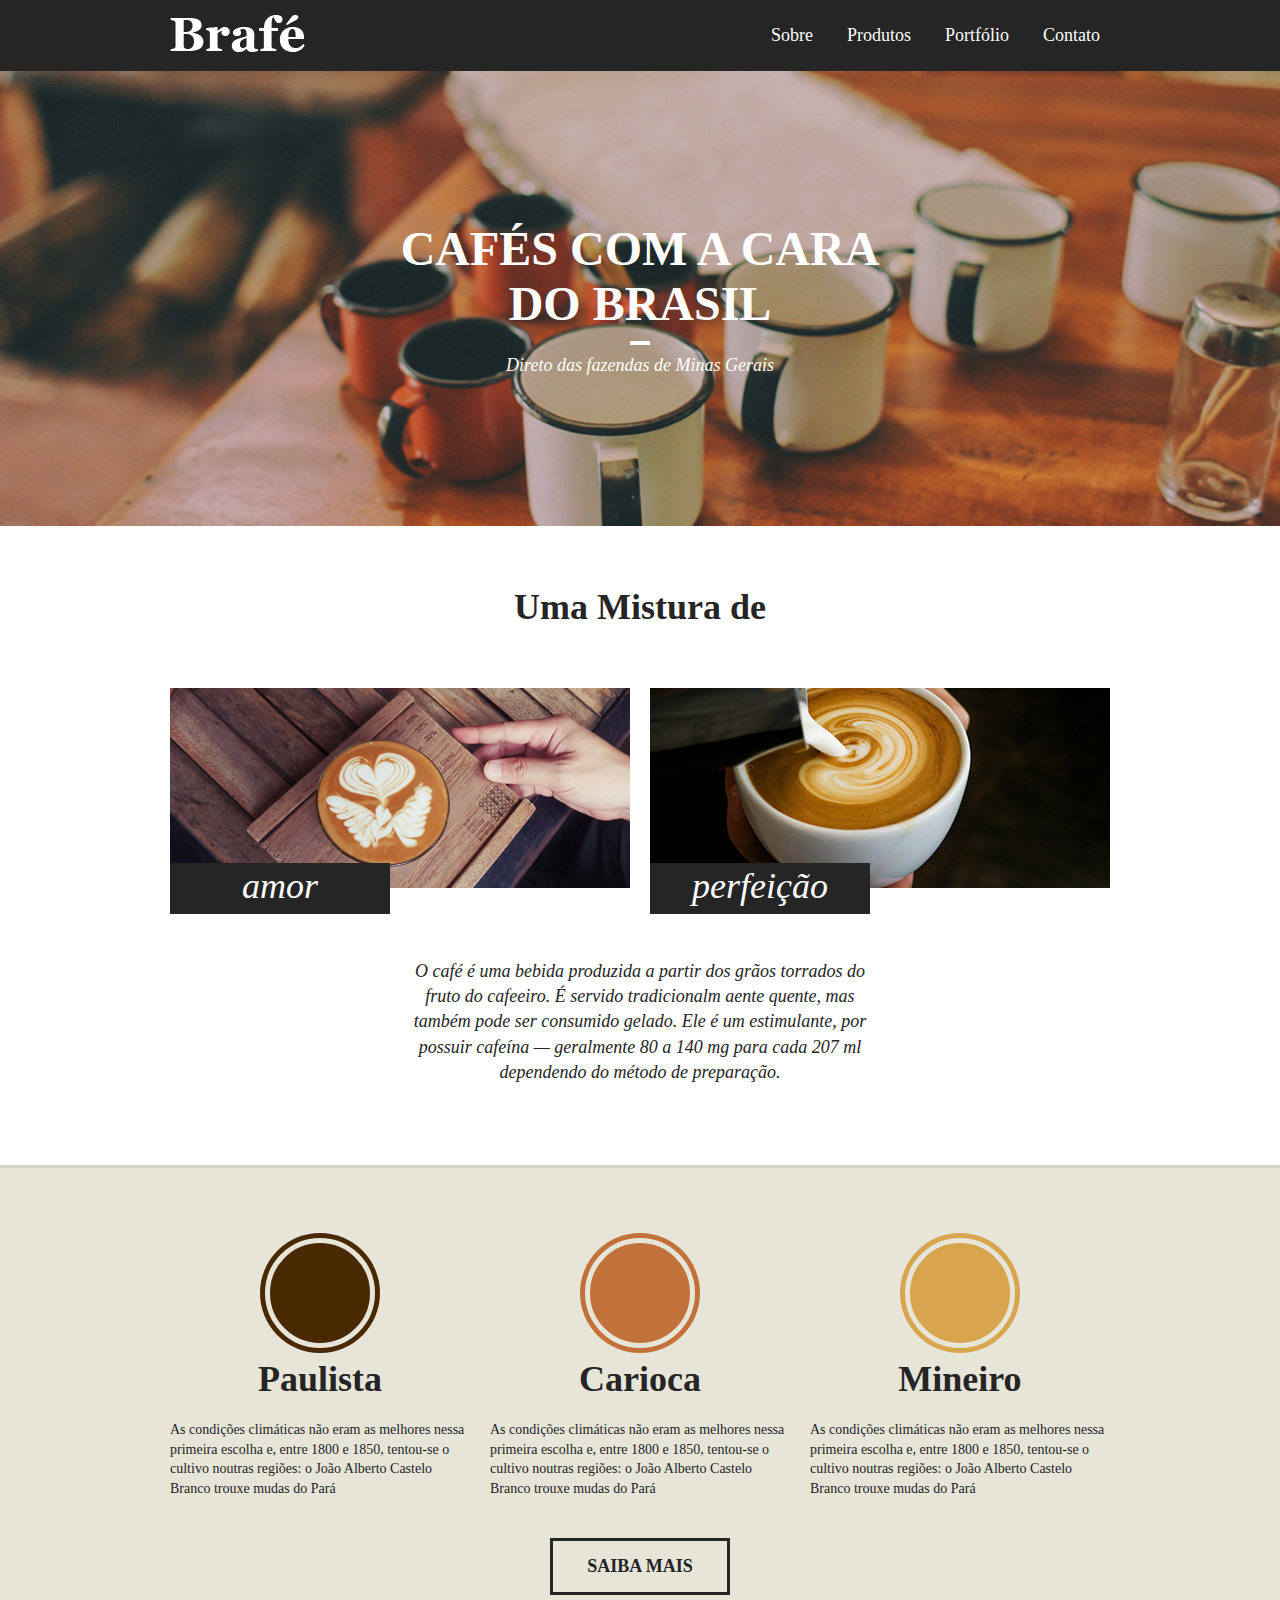
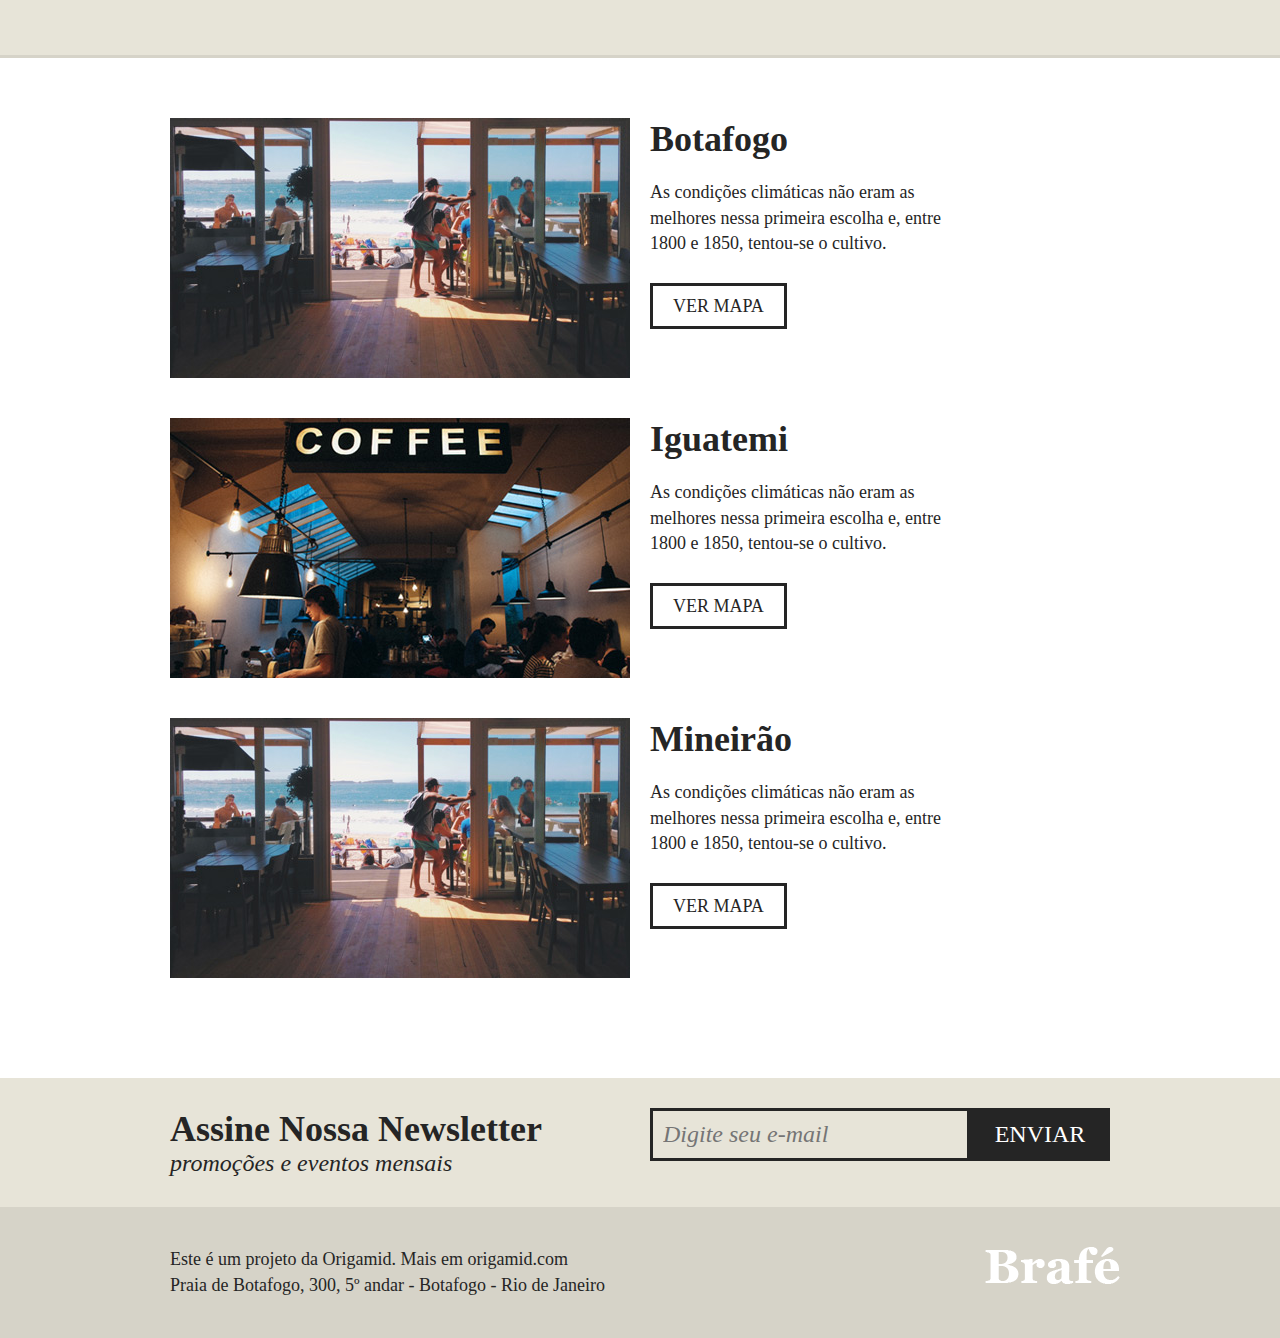
<file: GRID/index.html>
<!DOCTYPE html>
<html>
<head>
	<title>Brafé 1</title>
	<meta charset="utf-8">
	<meta name="viewport" content="width=device-width, initial-scale=1, shrink-to-fit=no">
	<link rel="stylesheet" type="text/css" href="css/grid.css">
	<link rel="stylesheet" type="text/css" href="css/style.css">
</head>
<body>
	
	<header class="menu">
		<div class="container">
			<a class="menu-logo grid-4"   href="#"><img src="img/brafe.png" alt="Brafé"></a>	
			<nav class="menu-nav grid-8">
				<ul>
					<li><a href="#">Sobre</a></li>
					<li><a href="#">Produtos</a></li>
					<li><a href="#">Portfólio</a></li>
					<li><a href="#">Contato</a></li>
				</ul>
			</nav>
		</div>
	</header>
	
	<main class="intro">
		<h1>Cafés com a cara<br>do Brasil</h1>
		<p>Direto das fazendas de Minas Gerais</p>
	</main>
	
	<section class="sobre">
		<h2>Uma Mistura de</h2>
		<div class="container">
			<div class="sobre-item grid-6">
				<img src="img/cafe-1.jpg">
				<h3>amor</h3>
			</div>
			<div class="sobre-item grid-6">
				<img src="img/cafe-2.jpg">
				<h3>perfeição</h3>
			</div>
		</div>
		<p>O café é uma bebida produzida a partir dos grãos torrados do fruto do cafeeiro. É servido tradicionalm
aente quente, mas também pode ser consumido gelado. Ele é um estimulante, por possuir cafeína — geralmente 80 a 140 mg para cada 207 ml dependendo do método de preparação.</p>
	</section>
	
	<section class="produtos">
		<div class="container">
			<div class="produtos-item grid-4">
				<h2 class="produtos-paulista">Paulista</h2>
				<p>As condições climáticas não eram as melhores nessa primeira escolha e, entre 1800 e 1850, tentou-se o cultivo noutras regiões: o João Alberto Castelo Branco trouxe mudas do Pará</p>
			</div>
			<div class="produtos-item grid-4">
				<h2 class="produtos-carioca">Carioca</h2>
				<p>As condições climáticas não eram as melhores nessa primeira escolha e, entre 1800 e 1850, tentou-se o cultivo noutras regiões: o João Alberto Castelo Branco trouxe mudas do Pará</p>
			</div>
			<div class="produtos-item grid-4">
				<h2 class="produtos-mineiro">Mineiro</h2>
				<p>As condições climáticas não eram as melhores nessa primeira escolha e, entre 1800 e 1850, tentou-se o cultivo noutras regiões: o João Alberto Castelo Branco trouxe mudas do Pará</p>
			</div>
		</div>
		<a class="produtos-btn" href="#">Saiba Mais</a>
	</section>
	
	<section class="locais ">
		<div class="locais-item container">
			<div class="grid-6">


				<img src="img/botafogo.jpg" alt="Brafé unidade Botafogo">
			</div>
			
			<div class="grid-6">
				<h2>Botafogo</h2>
				<p>As condições climáticas não eram as melhores nessa primeira escolha e, entre 1800 e 1850, tentou-se o cultivo.</p>
				<a href="#">Ver Mapa</a>
			</div>
		</div>
		
		<div class="locais-item container">
			<div class="grid-6">
			<img src="img/iguatemi.jpg" alt="Brafé unidade Iguatemi">
		</div>
			<div class="grid-6">
				<h2>Iguatemi</h2>
				<p>As condições climáticas não eram as melhores nessa primeira escolha e, entre 1800 e 1850, tentou-se o cultivo.</p>
				<a href="#">Ver Mapa</a>
			</div>
		</div>
		
		<div class="locais-item container">
			<div>
				<div class="grid-6">
					<img src="img/botafogo.jpg" alt="Brafé unidade Mineirão">
				</div>
				
			</div>
			
			<div class="grid-6">
				<h2>Mineirão</h2>
				<p>As condições climáticas não eram as melhores nessa primeira escolha e, entre 1800 e 1850, tentou-se o cultivo.</p>
				<a href="#">Ver Mapa</a>
			</div>
		</div>
	
	</section>
	
	<section class="assine">
		<div class="container">
			<div class="assine-info grid-6">
				<h2>Assine Nossa Newsletter</h2>
				<p>promoções e eventos mensais</p>
			</div>
			<form class="grid-6">
				<label>E-mail</label>
				<input type="text" placeholder="Digite seu e-mail">
				<button type="submit">Enviar</button>
			</form>
		</div>
	</section>
	
	<footer class="footer">
		<div class="container">
			<p class="grid-8">Este é um projeto da Origamid. Mais em origamid.com<br>Praia de Botafogo, 300, 5º andar - Botafogo - Rio de Janeiro</p>
			<div class="gri-4">
				<img src="img/brafe.png" alt="Brafé">
			</div>
			
		</div>
	</footer>
	
</body>
</html>


<!--https://www.origamid.com/curso/css-avancado-posicionamento/2-16-brafe-1-grid-locais-->
</file>
<file: css/style.css>
/*Responsivo*/

@media (max-width: 739px) {
  .menu-nav {
    float: none;
    clear: both;

  }
}

@media (max-width: 739px) {
  .intro {
    padding: 90px 0;

  }
}

@media (min-width: 740px) and (max-width: 980px) {
  .sobre-container {

    max-width: 720px;
  }
  .sobre-item {
    width: 340px;

  }
}
@media (max-width: 739px) {
  .sobre-container {
    width: 300px;
  }

  .sobre-item {
    width: 300px;
    margin:0 auto;
  }

  .sobre-item img {
    max-width: 63%!important;
}
}

@media (min-width: 740px) and (max-width: 980px) {
  .produtos-container {
    max-width: 720px;
  }
  .produtos-item {
    width: 220px;
  }
}

@media (max-width: 739px) {
  .produtos-container {
    width: 300px;
  }

  .produtos-item {
    width: 300px;
    margin: 0 auto 20px auto;
  }
}



@media (min-width: 740px) and (max-width: 980px) {
 .locais{

  max-width: 300px;
 }
 .locais-item > div, .locais-item img{
  width: 340px;

 }
}

@media (max-width: 739px) {
.locais{

  width: 300px;
}

.locais-item > div, .locais-item img{

  width: 300px;
  margin: 0;
}
}


@media (min-width: 740px) and (max-width: 980px) {
.enviar-container{
  max-width: 720px;
}

.enviar-info{

width: 340px;
}

.enviar form{

  width: 340px;
}

.enviar input{
  width: 340px;
}
 }
 
 @media (max-width: 739px) {
  .enviar-container{

    max-width: 300px;
  }

  .enviar-info, .enviar form, .enviar input{
    max-width: 300px;
margin: 0 auto;
  }
 }
 
 @media (max-width: 739px) {
.footer-container{
  max-width: 300px;
}
.footer p{

  float: none;
  margin: 0;
}
.footer img {
  float: none;
  margin: 10px 0;
}
 }


 @media (max-width: 739px) {
 .menu{
   text-align: center;

 }


 a.menu-logo{
   float: none;
   margin: 0 auto;
 }

 .menu-nav{
  float: none;
  clear: both;

}
  }

/* Reset*/
body,
h1,
h2,
h3,
p,
ul {
  padding: 0px;
  margin: 0px;
}


body {

  font-family: Georgia, 'Times New Roman', Times, serif;
  color: #252525;
}

* {
  box-sizing: border-box;


}

/* Menu*/

.menu {

  background: #252525;
  padding: 20px 0;
}

.menu-containner {
  max-width: 960px;
  margin: 0 auto;
}

.menu-containner::after,
.menu-containner::before {

  content: '';
  display: table;
  clear: both;
}

a.menu-logo {
  display: block;
  float: left;
  margin-left: 10px;
}

.menu-nav {
  float: right;
  margin-right: 10px;

}

.menu-nav li {
  display: inline-block;
}

.menu-nav a {
  display: block;
  padding: 10px;
  text-decoration: none;
  color: #fff;
  font-size: 18px;
}


/*Intro */


.intro {
  background: url('../img/bg-intro.jpg') no-repeat center center;
  background-size: cover;
  padding: 150px 0px;
  text-align: center;
  color: #fff;
}

.intro h1 {
  text-transform: uppercase;
  font-size: 3em;
}

.intro h1::after {

  content: '';
  display: block;
  width: 20px;
  height: 4px;
  background: #fff;

  margin: 10px auto;
}

.intro p {

  font-style: italic;
  font-size: 18px;

}

/*SOBRE*/

.sobre {
  padding: 60px 0;

}



.sobre-container {
  max-width: 960px;
  margin: 0 auto;
}

.sobre-container::after,
.sobre-container::before {

  content: '';
  display: table;
  clear: both;
}

.sobre h2 {
  text-align: center;
  font-size: 2.25em;
  margin-bottom: 60px;

}

.sobre-item {
  width: 460px;
  float: left;
  margin: 0 10px;
}


.sobre-item img {
  display: block;
  max-width: 100%;
}

.sobre-item h3 {
  font-size: 2.25em;
  line-height: 1em;
  background: #252525;
  width: 220px;
  color: #fff;
  font-style: italic;
  font-weight: bold;
  text-align: center;
  padding: 5px 0 10px 0;
  position: relative;
  top: -25px;

}

.sobre>p {
  text-align: center;
  line-height: 1.125em;
  font-style: italic;
  margin: 20px auto;
  max-width: 460px;
  font-size: 1.125em;

}

/* Produtos*/


.produtos {

  background: #e7e4d8;
  padding: 60px 0;
  border-top: 3px solid #d6d3c8;
  border-bottom: 3px solid #d6d3c8;
  margin-bottom: 30px;

}

.produtos-container {

  max-width: 960px;
  margin: 0 auto;
}

.produtos-container::before,
.produtos-container::after {
  content: '';
  display: table;
  clear: both;
}

.produtos-item {

  width: 300px;
  float: left;
  margin: 0 10px 20px 10px;
}

.produtos-item h2 {
  text-align: center;
  font-size: 2.25em;
  margin-bottom: 20px;
}

.produtos-item h2::before {
  content: '';
  display: block;
  background: currentColor;
  border-radius: 50%;
  width: 100px;
  height: 100px;
  margin: 20px auto;
  border: 5px solid #e7e4d8;
  box-shadow: 0 0 0 10px currentColor;
}

h2.produtos-paulista:before {
  color: rgb(32, 174, 65);
}


h2.produtos-carioca:before {
  color: #ff5a00;
}

h2.produtos-mineiro:before {
  color: #663399;
}

.produtos-item p {
  font-size: 0.875em;
  line-height: 1.4em;
}

.produtos-btn {
  width: 180px;
  border: 3px solid #252525;
  text-decoration: none;
  display: block;
  font-size: 1.25em;
  font-weight: bold;
  text-transform: uppercase;
  text-align: center;
  padding: 15px 0;
  margin: 20px auto;
  color: #252525;


}

/* Locais*/



.locais {
  max-width: 960px;
  margin: 0 auto;

}

.locais-item {
  clear: both;
  margin: 60px 0;

}

.locais-item::after,
.locais-item::before {
  content: '';
  clear: both;
  display: table;
}

.locais-item img {
  width: 460px;
  display: block;
  float: left;
  margin: 0 10px;
}


.locais-item>div {

  width: 460px;

  float: left;
  margin: 0 10px;
}

.locais-item h2 {

  font-size: 2.25em;
  margin-bottom: 20px;
}

.locais-item p {
  font-size: 18px;
  margin-bottom: 40px;
  max-width: 320px;
  line-height: 1.4em;
}

/*  Newsletter*/

.enviar {
  background: #663399;
  padding: 30px 0;

}

.enviar-container {
  max-width: 960px;
  margin: 0 auto;
}

.enviar-container::after,
.enviar-container::before {
  content: '';
  display: table;
  clear: both;
}

.enviar-info {
  width: 460px;
  margin: 0 10px;
  float: left;
}

.enviar-info h2 {
  font-size: 2.25em;
}

.enviar-info p {
  font-size: 1.5em;
  font-style: italic;
}


.enviar form {

  width: 460px;
  margin: 0 10px;
  float: left;
}

.enviar form label {
  display: none;
}

.enviar input {

  width: 320px;
  border: 3px solid #000000;
  font-size: 1.5em;
  font-style: italic;
  font-family: Georgia, 'Times New Roman', Times, serif;
  padding: 10px;
  float: left;

}

.enviar button {

  background: #252525;
  font-family: Georgia, 'Times New Roman', Times, serif;
  text-transform: uppercase;
  width: 140px;
  font-size: 1.5em;
  padding: 13px 0;
  color: #fff;
  border: none;
  cursor: pointer;
}


/*footer */

.footer {
  background: cornflowerblue;
  padding: 40px 0;
}

.footer-container {
  max-width: 960px;
  margin: 0 auto;
}


.footer-container::after,
.footer-container::before {

  content: '';
  display: table;
  clear: both;
}

.footer p {

  float: left;
  margin: 0 10px;
  line-height: 1.4em;
  font-size: 1.125em;

}

.footer img {
  float: right;
  margin: 0 10px;
  display: block;
}
</file>
<file: brafe-2-bootstrap/css/style.css>
body,
    p,
    h1,
    h2,
    ul,
    li {
        margin: 0px;
        padding: 0px;
    }
    
    li {
        list-style: none;
    }
    
    body {
        font-family: Georgia, serif;
        color: #252525;
    }
    
    * {
        box-sizing: border-box;
    }
    /* MENU */
    
    .header-informacoes {
        font-size: 0.875em;
        background: #d6d3c8;
        padding: 5px 0;
        text-align: center;
    }
    
    .header-logo img {
        display: block;
        margin: 40px auto;
    }
    
    .header-menu {
        border-top: 3px solid #d6d3c8;
        border-bottom: 3px solid #d6d3c8;
        text-align: center;
        margin-bottom: 40px;
        padding: 20px 0;
    }
    
    .header-menu li {
        display: inline-block;
    }
    
    .header-menu li a {
        display: block;
        padding: 5px 10px 5px 0;
        text-decoration: none;
        color: #252525;
        font-size: 1.125em;
    }
    
    .header-menu li a::before {
        content: '•';
        padding-right: 10px;
    }
    
    .header-menu li:first-child a::before {
        content: '';
    }
    /* FILTRO */
    
    .filtro {
        background: #e7e4d8;
        border: 3px solid #d6d3c8;
        padding: 20px;
        align-self: flex-start;
    }
    
    .filtro h2 {
        font-size: 1.125em;
        padding: 10px 0;
        font-weight: bold;
    }
    
    @media(max-width: 768px) {
        .filtro {
            display: none;
        }
    }
    
    .filtro ul {
        border-top: 3px solid #c0beb4;
        border-bottom: 3px solid #c0beb4;
        padding: 10px 0;
    }
    
    .filtro li {
        font-style: italic;
        font-size: 1.125em;
        line-height: 2;
    }
    
    .filtro li::after {
        content: '';
        display: block;
        width: 20px;
        height: 20px;
        border: 3px solid #c0beb4;
        float: right;
        margin-top: 5px;
    }
    
    .sabor {
        overflow: hidden;
    }
    
    .sabor span {
        text-indent: -200px;
        display: inline-block;
        width: 15px;
        height: 15px;
        background: currentColor;
        border-radius: 50%;
        vertical-align: middle;
    }
    
    .sabor-3 {
        color: #492901;
        box-shadow: 20px 0 0 0 currentColor, 40px 0 0 0 currentColor;
    }
    
    .sabor-4 {
        color: #c17139;
        box-shadow: 20px 0 0 0 currentColor, 40px 0 0 0 currentColor, 60px 0 0 0 currentColor;
    }
    
    .sabor-5 {
        color: #d7a54d;
        box-shadow: 20px 0 0 0 currentColor, 40px 0 0 0 currentColor, 60px 0 0 0 currentColor, 80px 0 0 0 currentColor;
    }
    /*PRODUTOS*/
    
    .produtos h1 {
        font-size: 3em;
        font-weight: normal;
    }
    
    .produtos li img {
        display: block;
        max-width: 100%;
        border: 3px solid #fff;
        box-shadow: 0 0 0 3px #252525;
        margin: 40px 3px 0 3px;
    }
    
    .produtos li span {
        background: #e7e4d8;
        padding: 10px;
        font-size: 0.875em;
        font-weight: bold;
        position: relative;
        top: -15px;
        ;
    }
    
    .produtos li h2 {
        font-size: 0.875em;
        font-weight: normal;
    }
    
    .footer {
        background: #e7e4d8;
        text-align: center;
        padding: 60px 0;
        font-size: 1.125em;
        line-height: 1.4em;
        margin-top: 80px;
    }
</file>
<file: brafe-2-estrutura/css/grid.css>
.container {
    max-width: 960px;
    margin: 0 auto;
}

.container::after,
.container::before {
    content: '';
    display: table;
    clear: both;
}

.grid-1,
.grid-2,
.grid-3,
.grid-4,
.grid-5,
.grid-6,
.grid-7,
.grid-8,
.grid-9,
.grid-10,
.grid-11,
.grid-12,
.grid-mobile-6 {
    margin-left: 10px;
    margin-right: 10px;
    float: left;
    display: block;
    min-height: 1px;
}

.grid-1 {
    width: calc(8.333% - 20px);
}

.grid-2 {
    width: calc(16.666% - 20px);
}

.grid-3 {
    width: calc(25% - 20px);
}

.grid-4 {
    width: calc(33.333% - 20px);
}

.grid-5 {
    width: calc(41.666% - 20px);
}

.grid-6 {
    width: calc(50% - 20px);
}

.grid-7 {
    width: calc(58.333% - 20px);
}

.grid-8 {
    width: calc(66.666% - 20px);
}

.grid-9 {
    width: calc(75% - 20px);
}

.grid-10 {
    width: calc(83.333% - 20px);
}

.grid-11 {
    width: calc(91.666% - 20px);
}

.grid-12 {
    width: calc(100% - 20px);
}

.grid-mobile-6 {
    width: calc(50% - 20px);
}

.row,
.row-mobile {
    margin-left: -10px;
    margin-right: -10px;
}

.row::after,
.row::before,
.row-mobile::after,
.row-mobile::before {
    content: '';
    display: table;
    clear: both;
}

@media (max-width: 739px) {
    .container {
        max-width: 300px;
    }
    .grid-1,
    .grid-2,
    .grid-3,
    .grid-4,
    .grid-5,
    .grid-6,
    .grid-7,
    .grid-8,
    .grid-9,
    .grid-10,
    .grid-11,
    .grid-12 {
        width: 100%;
        margin-left: 0px;
        margin-right: 0px;
        float: none;
    }
    .row {
        margin-left: 0px;
        margin-right: 0px;
    }
}
</file>
<file: brafe-2-estrutura/css/style.css>
body,
p,
h1,
h2,
ul,
li {
    margin: 0px;
    padding: 0px;
}

li {
    list-style: none;
}

body {
    font-family: Georgia, serif;
    color: #252525;
}

* {
    box-sizing: border-box;
}


/* MENU */

.header-informacoes {
    font-size: 0.875em;
    background: #d6d3c8;
    padding: 5px 0;
    text-align: center;
}

.header-logo img {
    display: block;
    margin: 40px auto;
}

.header-menu {
    border-top: 3px solid #d6d3c8;
    border-bottom: 3px solid #d6d3c8;
    text-align: center;
    margin-bottom: 40px;
    padding: 20px 0;
}

.header-menu li {
    display: inline-block;
}

.header-menu li a {
    display: block;
    padding: 5px 10px 5px 0;
    text-decoration: none;
    color: #252525;
    font-size: 1.125em;
}

.header-menu li a::before {
    content: '•';
    padding-right: 10px;
}

.header-menu li:first-child a::before {
    content: '';
}


/* FILTRO */

.filtro {
    background: #e7e4d8;
    border: 3px solid #d6d3c8;
    padding: 20px;
}

@media (max-width: 739px) {
    .filtro {
        display: none;
    }
}

.filtro h2 {
    font-size: 1.125em;
    padding: 10px 0
}

.filtro ul {
    border-top: 3px solid #c0beb4;
    border-bottom: 3px solid #c0beb4;
    padding: 10px 0;
}

.filtro li {
    font-style: italic;
    font-size: 1.125em;
    line-height: 2;
}

.filtro li::after {
    content: '';
    display: block;
    width: 20px;
    height: 20px;
    border: 3px solid #c0beb4;
    float: right;
    margin-top: 5px;
}

.sabor {
    overflow: hidden;
}

.sabor span {
    text-indent: -200px;
    display: inline-block;
    width: 15px;
    height: 15px;
    background: currentColor;
    border-radius: 50%;
    vertical-align: middle;
}

.sabor-3 {
    color: #492901;
    box-shadow: 20px 0 0 0 currentColor, 40px 0 0 0 currentColor;
}

.sabor-4 {
    color: #c17139;
    box-shadow: 20px 0 0 0 currentColor, 40px 0 0 0 currentColor, 60px 0 0 0 currentColor;
}

.sabor-5 {
    color: #d7a54d;
    box-shadow: 20px 0 0 0 currentColor, 40px 0 0 0 currentColor, 60px 0 0 0 currentColor, 80px 0 0 0 currentColor;
}


/*PRODUTOS*/

.produtos h1 {
    font-size: 3em;
    font-weight: normal;
}

.produtos li img {
    display: block;
    max-width: 100%;
    border: 3px solid #fff;
    box-shadow: 0 0 0 3px #252525;
    margin: 40px 3px 0 3px;
}

.produtos li span {
    background: #e7e4d8;
    padding: 10px;
    font-size: 0.875em;
    font-weight: bold;
    position: relative;
    top: -15px;
    ;
}

.produtos li h2 {
    font-size: 0.875em;
    font-weight: normal;
}

.footer {
    background: #e7e4d8;
    text-align: center;
    padding: 60px 0;
    font-size: 1.125em;
    line-height: 1.4em;
    margin-top: 80px;
}
</file>
<file: brafe-2-flexbox/css/style.css>
body,
p,
h1,
h2,
ul,
li {
    margin: 0px;
    padding: 0px;
}

li {
    list-style: none;
}

body {
    font-family: Georgia, serif;
    color: #252525;
}

* {
    box-sizing: border-box;
}


/* MENU */

.header-informacoes {
    font-size: 0.875em;
    background: #d6d3c8;
    padding: 5px 0;
    text-align: center;
}

.header-logo img {
    display: block;
    margin: 40px auto;
}

.header-menu {
    border-top: 3px solid #d6d3c8;
    border-bottom: 3px solid #d6d3c8;
    text-align: center;
    margin-bottom: 40px;
    padding: 20px 0;
}

.header-menu li {
    display: inline-block;
}

.header-menu li a {
    display: block;
    padding: 5px 10px 5px 0;
    text-decoration: none;
    color: #252525;
    font-size: 1.125em;
}

.header-menu li a::before {
    content: '•';
    padding-right: 10px;
}

.header-menu li:first-child a::before {
    content: '';
}


/* FILTRO */

.filtro {
    background: #e7e4d8;
    border: 3px solid #d6d3c8;
    padding: 20px;
}

.filtro h2 {
    font-size: 1.125em;
    padding: 10px 0;
    font-weight: bold;
}

.filtro ul {
    border-top: 3px solid #c0beb4;
    border-bottom: 3px solid #c0beb4;
    padding: 10px 0;
}

.filtro li {
    font-style: italic;
    font-size: 1.125em;
    line-height: 2;
}

.filtro li::after {
    content: '';
    display: block;
    width: 20px;
    height: 20px;
    border: 3px solid #c0beb4;
    float: right;
    margin-top: 5px;
}

.sabor {
    overflow: hidden;
}

.sabor span {
    text-indent: -200px;
    display: inline-block;
    width: 15px;
    height: 15px;
    background: currentColor;
    border-radius: 50%;
    vertical-align: middle;
}

.sabor-3 {
    color: #492901;
    box-shadow: 20px 0 0 0 currentColor, 40px 0 0 0 currentColor;
}

.sabor-4 {
    color: #c17139;
    box-shadow: 20px 0 0 0 currentColor, 40px 0 0 0 currentColor, 60px 0 0 0 currentColor;
}

.sabor-5 {
    color: #d7a54d;
    box-shadow: 20px 0 0 0 currentColor, 40px 0 0 0 currentColor, 60px 0 0 0 currentColor, 80px 0 0 0 currentColor;
}


/*PRODUTOS*/

.produtos h1 {
    font-size: 3em;
    font-weight: normal;
}

.produtos li img {
    display: block;
    max-width: 100%;
    border: 3px solid #fff;
    box-shadow: 0 0 0 3px #252525;
    margin: 40px 3px 0 3px;
}

.produtos li span {
    background: #e7e4d8;
    padding: 10px;
    font-size: 0.875em;
    font-weight: bold;
    position: relative;
    top: -15px;
    ;
}

.produtos li h2 {
    font-size: 0.875em;
    font-weight: normal;
}

.footer {
    background: #e7e4d8;
    text-align: center;
    padding: 60px 0;
    font-size: 1.125em;
    line-height: 1.4em;
    margin-top: 80px;
}
</file>
<file: brafe-2-flexbox/css/flex.css>
.flex {
    display: flex;
    max-width: 960px;
    margin: 0 auto;
    flex-wrap: wrap;
}

.flex-row {
    margin-right: -10px;
    margin-left: -10px;
    display: flex;
    flex-wrap: wrap;
}

.flex-item-4,
.flex-item-6,
.flex-item-8 {
    margin-left: 10px;
    margin-right: 10px;
    align-self: flex-start;
}

.flex-item-4 {
    flex: 0 0 calc(33.333% - 20px);
    max-width: calc(33.333% - 20px);
}

.flex-item-6 {
    flex: 0 0 calc(50% - 20px);
    max-width: calc(50% - 20px);
}

.flex-item-8 {
    flex: 0 0 calc(66.666% - 20px);
    max-width: calc(66.666% - 20px);
}

@media (max-width: 739px) {
    .flex {
        max-width: 300px;
        flex-direction: column;
    }
    .flex-item-4,
    .flex-item-8 {
        margin-left: 0px;
        margin-right: 0px;
        max-width: 100%;
    }
    .filtro {
        display: none;
    }
}
</file>
<file: GRID/css/grid.css>
.container {
	max-width: 960px;
	margin: 0 auto;
}

.container::after, .container::before {
	content: '';
	display: table;
	clear: both;
}

.grid-1, .grid-2, .grid-3, .grid-4, .grid-5, .grid-6, .grid-7, .grid-8, .grid-9, .grid-10, .grid-11, .grid-12 {
	margin-left: 10px;
	margin-right: 10px;
	float: left;
	display: block;
	min-height: 1px;
}

.grid-1 {
	width: calc(8.333% - 20px);
}
.grid-2 {
	width: calc(16.666% - 20px);
}
.grid-3 {
	width: calc(25% - 20px);
}
.grid-4 {
	width: calc(33.333% - 20px);
}
.grid-5 {
	width: calc(41.666% - 20px);
}
.grid-6 {
	width: calc(50% - 20px);
}
.grid-7 {
	width: calc(58.333% - 20px);
}
.grid-8 {
	width: calc(66.666% - 20px);
}
.grid-9 {
	width: calc(75% - 20px);
}
.grid-10 {
	width: calc(83.333% - 20px);
}
.grid-11 {
	width: calc(91.666% - 20px);
}
.grid-12 {
	width: calc(100% - 20px);
}


@media (max-width: 739px){

	.container{
		max-width: 300px;
	}

	.grid-1, .grid-2, .grid-3, .grid-4, .grid-5, .grid-6, .grid-7, .grid-8, .grid-9, .grid-10, .grid-11, .grid-12 {
		width: 100%;
		margin-left: 0px;
		margin-right: 0px;
		float: none;
		
	}
}
</file>
<file: Booststrap/css/style.css>
/* Reset */

body, h1, h2, h3, p, ul {
	padding: 0px;
	margin: 0px;
}

body {
	font-family: Georgia, serif;
	color: #252525;
}

* {
	box-sizing: border-box;
}

img{
	display: block;
	max-width: 100%;
}

/* Menu */

.menu {
	background: #252525;
}



.menu-nav a {
	text-decoration: none;
	color: #fff;
	font-size: 1.125em;
}

.menu-nav ul{

	float:right;
	list-style: none;
}
.menu-nav ul li{
	
	display: inline-block;
}

.menu-nav ul li a{
	display: inline-block;
	padding: 10px;
	margin-left: 10px;
	text-decoration: none;


}

@media (max-width: 768px){

	.menu-nav ul{
		float: none;
	}
	.menu-nav ul li a {
		padding-left: 0px;
		margin-left: 0px;
	}
}
/* Intro */

.intro {
	background: url('../img/bg-intro.jpg') no-repeat center center;
	background-size: cover;
	color: #fff;
	padding: 150px 0;
	text-align: center;
}

.intro h1 {
	text-transform: uppercase;
	font-size: 3em;
	font-weight: bold;

}

.intro h1::after {
	content: '';
	display: block;
	width: 20px;
	height: 4px;
	background: #fff;
	margin: 20px auto;
	
	
}

.intro p {
	font-style: italic;
	font-size: 1.125em;
}

@media (max-width: 768px){
.intro{
	padding: 60px 0px;
}

}

/* Sobre */

.sobre{
	padding-top: 60px ;
	padding-bottom: 60px ;
}

.sobre h2 {
	font-size: 2.25em;
	text-align: center;
	margin-bottom: 60px;
	font-weight: bold;
}

.sobre-item h3 {
	font-size: 2.25em;
	line-height: 1em;
	background: #252525;
	color: #fff;
	font-style: italic;
	font-weight: normal;
	text-align: center;
	position: relative;
	width: 220px;
	padding: 5px 0 10px 0;
	top: -25px;
}

.sobre > p {
	font-size: 1.125em;
	line-height: 1.4em;
	font-style: italic;
	max-width: 460px;
	text-align: center;
	margin: 20px auto;
}

/* Produtos */

.produtos {
	background: #e7e4d8;
	border-top: 3px solid #d6d3c8;
	border-bottom: 3px solid #d6d3c8;
	padding-top: 60px;
	padding-bottom: 60px;
}

.produtos-item{

	margin-bottom: 40px;
}
.produtos-item h2 {
	font-size: 2.25em;
	text-align: center;
	margin-bottom: 20px;
	font-weight: bold;
	
}

.produtos-item h2::before {
	content: '';
	display: block;
	width: 100px;
	height: 100px;
	background: currentColor;
	border-radius: 50%;
	border: 5px solid #e7e4d8;
	box-shadow: 0 0 0 5px currentColor;
	margin: 20px auto;
}

h2.produtos-paulista::before {
	color: #492901;
}

h2.produtos-carioca::before {
	color: #c17139;
}

h2.produtos-mineiro::before {
	color: #d7a54d;
}

.produtos-item p {
	font-size: 0.875em;
	line-height: 1.4em;
}

.produtos-btn {
	border: 3px solid #252525;
	color: #252525;
	text-decoration: none;
	text-align: center;
	font-size: 1.125em;
	font-weight: bold;
	text-transform: uppercase;
	width: 180px;
	display: block;
	margin: 20px auto 0 auto;
	padding: 15px 0;
}
.produtos-btn:hover{
	text-decoration: none;
	color: aqua;
	border-color: aqua;
}
/* Locais */
.locais{
padding-top: 60px ;
padding-bottom: 60px ;
}
.locais-item {
	margin-bottom: 40px;
}
.locais-item h2 {
	font-size: 2.25em;
	font-weight: bold;
	margin-bottom: 20px;
}

.locais-item p {
	font-size: 1.125em;
	line-height: 1.4em;
	max-width: 340px;
	margin-bottom: 20px;
}

.locais-item a {
	font-size: 1.125em;
	text-transform: uppercase;
	text-decoration: none!important;
	border: 3px solid;
	color: #252525;
	padding:10px 20px ;
	
}



/* Assine */

.assine {
	background: #e7e4d8;
	padding-top: 30px;
	padding-bottom: 30px;
}

.assine-info h2 {
	font-size: 2.25em;
	font-weight: bold;
}

.assine-info p {
	font-size: 1.5em;
	font-style: italic;
}
.assine form{
margin-top: 10px;
display: flex;
flex-wrap: wrap;
align-content: flex-start;

}
.assine form label {
	display: none;
}

.assine input {
	border: 3px solid #252525;
	background: none;
	font-size: 1.5em;
	font-style: italic;
	font-family: Georgia, serif;
	align-self: flex-start;
	padding: 10px;
}

.assine button {
	background: #252525;
	border: none;
	font-family: Georgia, serif;
	text-transform: uppercase;
	font-size: 1.5em;
	color: #fff;
	cursor: pointer;
	align-self: flex-start;
	padding: 13px;
}

/*Footer*/

.footer {
	background: #d6d3c8;
	padding-top: 40px;
	padding-bottom: 40px;
}

.footer p {
	font-size: 1.125em;
	line-height: 1.4em;
}


.footer img{
	float: right;
}

@media (max-width: 768px){

	
.footer img{
	float: none;
	margin-top: 20px;

}
}
</file>
<file: Brafé2/css/style.css>
/*Reset*/

body,
p,
h1,
h2,
ul,
li {
    margin: 0px;
    padding: 0px;
}

li {
    list-style: none;
}

body {
    font-family: Cambria, Cochin, Georgia, Times, 'Times New Roman', serif;
    color: #252525;
}

* {
    box-sizing: border-box;
}


/*Menu*/

.header-informacoes {
    font-size: 0.875em;
    background: #d6d3c8;
    padding: 5px 0;
    text-align: center;
    font-weight: bold;
}

.header-logo img {
    display: block;
    margin: 40px auto;
}

.header-menu {
    border-top: 3px solid #252525;
    border-bottom: 3px solid #252525;
    text-align: center;
    margin-bottom: 40px;
    padding: 20px 0;
}

.header-menu li {
    display: inline-block;
}

.header-menu li a {
    display: block;
    padding: 5px 10px 5px 0;
    text-decoration: none;
    font-size: 1.2em;
    font-weight: bold;
    color: #252525;
}

.header-menu li a::before {
    content: '°';
    padding-right: 10px;
}

.header-menu li:first-child a::before {
    content: '';
}


/*Conteúdo*/

.container {
    max-width: 960px;
    margin: 0 auto;
}

.container::after,
.container::before {
    content: '';
    display: table;
    clear: both;
}

@media (min-width: 740px) and (max-width: 980px) {
    .comteniner {
        max-width: 720px;
    }
}

@media (max-width: 739px) {
    .container {
        max-width: 300px;
    }
}


/*Filtro*/

.filtro {
    background: #e7e4d8;
    border: 3px solid #d6d3c8;
    width: 300px;
    margin: 0 10px;
    padding: 20px;
    float: left;
}

@media (min-width: 740px) and (max-width: 980px) {
    .filtro {
        max-width: 220px;
    }
}

@media (max-width: 739px) {
    .filtro {
        display: none;
    }
}

.filtro h2 {
    font: 1.25em;
    padding: 10px 0;
}

.filtro ul {
    border-top: 3px solid #252525;
    border-bottom: 3px solid #252525;
    padding: 10px 0;
    font-style: italic;
    font-size: 1.125em;
    line-height: 2;
}

.filtro li::after {
    content: '';
    display: block;
    width: 20px;
    height: 20px;
    border: 3px solid #252525;
    float: right;
    margin-top: 5px;
}

.sabor {
    overflow: hidden;
}

.sabor span {
    text-indent: -200px;
    display: inline-block;
    width: 15px;
    height: 15px;
    border-radius: 50%;
    background: currentColor;
    vertical-align: middle;
}

.sabor-1 {
    color: tomato;
    box-shadow: 20px 0 0 0 currentColor, 40px 0 0 0 currentColor;
}

.sabor-2 {
    color: rebeccapurple;
    box-shadow: 20px 0 0 0 currentColor, 40px 0 0 0 currentColor, 60px 0 0 0 currentColor;
}

.sabor-3 {
    color: yellowgreen;
    box-shadow: 20px 0 0 0 currentColor, 40px 0 0 0 currentColor, 60px 0 0 0, 80px 0 0 0 currentColor;
}


/* produtos*/

.produtos {
    width: 620px;
    margin: 0 10px;
    float: left;
}

.produtos h1 {
    font-size: 3em;
    font-weight: normal;
}

.produtos li {
    width: 300px;
    float: left;
}

.produtos li:nth-child(even) {
    margin-left: 20px;
}

.produtos li img {
    display: block;
    max-width: 100%;
    border: 3px solid #fff;
    box-shadow: 0 0 0 3px #252525;
    margin: 40px 3px 0 3px;
}

.produtos li span {
    background: #e7e4d8;
    padding: 10px;
    font-size: 0.875em;
    font-weight: bold;
    position: relative;
    top: -15px;
}

.produtos li h2 {
    font-size: 0.875em;
    font-weight: normal;
}

@media (min-width: 740px) and (max-width: 980px) {
    .produtos {
        width: 460px;
    }
    .produtos li {
        width: 220px;
    }
}

@media (max-width: 739px) {
    .produtos {
        width: 300px;
    }
    .produtos li {
        width: 140px;
    }
}

.footer {
    background: #e7e4d8;
    text-align: center;
    padding: 60px 0;
    font-size: 1.125em;
    line-height: 1.4em;
    margin-top: 45px;
}
</file>
<file: Flexbox/css/style.css>
/* Reset */

body, h1, h2, h3, p, ul {
	padding: 0px;
	margin: 0px;
}

body {
	font-family: Georgia, serif;
	color: #252525;
}

* {
	box-sizing: border-box;
}

.container{
	display: flex;
	max-width: 960px;
	margin: 0 auto;

}

@media (max-width: 739px){
	.container{
		flex-direction: column;
		max-width: 300px;
	}
	.footer {
		margin-bottom: 20px;
		
	}
	.footer-img {
		margin: 0 auto!important;
		padding: 10px;
	}
	.menu-nav{
		margin: 0px;
	}
	.menu-logo{
		margin: 0 auto!important;
	}
	.menu-nav ul li a{
		padding-left: 0px;
	}
	.intro{
		padding: 60px 0;
	}
	.assine input {
		padding: 5px!important;
	}
	.assine-info p {
		margin-bottom: 20px;
	}

}

/* Menu */

.menu {
	background: #252525;
	padding: 20px 0;
}
.menu-logo{
	margin: 0 10px;
}
.menu-nav{
flex: 1;
align-self: center;
margin: 0 10px;

}

.menu-nav ul{
	float: right;
	display: flex;
	list-style: none;
}
.menu-nav ul li a{
	padding: 20px;
}
.menu-nav a {
	text-decoration: none;
	color: #fff;
	font-size: 1.125em;
}

/* Intro */

.intro {
	background: url('../img/bg-intro.jpg') no-repeat center center;
	background-size: cover;
	color: #fff;
	padding: 150px 0;
	text-align: center;
}

.intro h1 {
	text-transform: uppercase;
	font-size: 3em;
}

.intro h1::after {
	content: '';
	display: block;
	width: 20px;
	height: 4px;
	background: #fff;
	margin: 10px auto;
}

.intro p {
	font-style: italic;
	font-size: 1.125em;
}

/* Sobre */
.sobre{
	padding: 60px 0;

}
.sobre h2 {
	font-size: 2.25em;
	text-align: center;
	margin-bottom: 60px;
	
}
.sobre-item {
	flex: 1;
	margin: 0 10px;
}

.sobre-item img{
display: block;
max-width: 100%;
}
.sobre-item h3 {
	font-size: 2.25em;
	line-height: 1em;
	background: #252525;
	color: #fff;
	font-style: italic;
	font-weight: normal;
	text-align: center;
	position: relative;
	width: 220px;
	padding: 5px 0 10px 0;
	top: -25px;
}

.sobre > p {
	font-size: 1.125em;
	line-height: 1.4em;
	font-style: italic;
	margin: 20px auto;
	max-width: 460px;
	text-align: center;
}

/* Produtos */

.produtos {
	background: #e7e4d8;
	border-top: 3px solid #d6d3c8;
	border-bottom: 3px solid #d6d3c8;
	padding: 60px 0;
}

.produtos-item {
   flex: 1;
	margin: 0 10px 40px 10px ;
}

.produtos-item h2 {
	font-size: 2.25em;
	text-align: center;
	margin-bottom: 20px;
}

.produtos-item h2::before {
	content: '';
	display: block;
	width: 100px;
	height: 100px;
	background: currentColor;
	border-radius: 50%;
	border: 5px solid #e7e4d8;
	box-shadow: 0 0 0 5px currentColor;
	margin: 20px auto;
}

h2.produtos-paulista::before {
	color: #492901;
}

h2.produtos-carioca::before {
	color: #c17139;
}

h2.produtos-mineiro::before {
	color: #d7a54d;
}

.produtos-item p {
	font-size: 0.875em;
	line-height: 1.4em;
}

.produtos-btn {
	border: 3px solid #252525;
	color: #252525;
	text-decoration: none;
	text-align: center;
	font-size: 1.125em;
	font-weight: bold;
	text-transform: uppercase;
	display: block;
	width: 180px;
	padding: 15px 0;
	margin: 20px auto 0 auto;
}

/* Locais */
.locais{
	padding: 60px 0;
}

.locais-item{
	margin-bottom: 40px;
}

.locais-img, .locais-info{
	flex: 1;
	margin: 0 10px;
}

.locais-img img{
display: block;
max-width:100% ;

}


.locais-item h2 {
	font-size: 2.25em;
	margin-bottom: 20px;
}

.locais-item p {
	font-size: 1.125em;
	line-height: 1.4em;
	max-width: 320px;
	margin-bottom: 40px;
}

.locais-item a {
	font-size: 1.125em;
	text-transform: uppercase;
	text-decoration: none;
	border: 3px solid;
	color: #252525;
	padding: 10px 20px ;
	border-radius: 20px 10px 20px;
}

/* Assine */

.assine {
	background: #e7e4d8;
	padding: 30px 0;
}
.assine-info{

	flex: 1;
	margin: 0 10px;
}
.assine-info h2 {
	font-size: 2.25em;
}

.assine-info p {
	font-size: 1.5em;
	font-style: italic;
}

.assine form label {
	display: none;
}
.assine form{
	flex: 1;
	margin: 0 10px;
	display: flex;
	flex-wrap: wrap;
	align-content: flex-start;
}
.assine input {
	flex: 1;
	align-self: flex-start;
	padding: 18px ;
	border: 3px solid #252525;
	background: none;
	font-size: 1.5em;
	font-style: italic;
	font-family: Georgia, serif;
}

.assine button {
	flex: 1;
	padding: 12px;
	background: #252525;
	border: none;
	font-family: Georgia, serif;
	text-transform: uppercase;
	font-size: 1.5em;
	color: #fff;
	cursor: pointer;
}

/*Footer*/

.footer {
	background: #d6d3c8;
	padding: 40px 0;
}

.footer p {
	font-size: 1.125em;
	line-height: 1.4em;
	margin: 0 10px;
	flex: 1;
}

.footer-img{

	margin: 0 10px;

}
</file>
<file: GRID/css/style.css>
/* Reset */

body, h1, h2, h3, p, ul {
	padding: 0px;
	margin: 0px;
}

body {
	font-family: Georgia, serif;
	color: #252525;
}

* {
	box-sizing: border-box;
}

img{
	max-width: 100%;
	display: block;
}

/* Menu */

.menu {
	background: #252525;
	padding: 15px 0;
}
.menu-nav ul li{

	display: inline-block;
}

.menu-nav ul {

	float: right;
}
.menu-nav a {
	text-decoration: none;
	color: #fff;
	font-size: 1.125em;
	margin-left: 10px;
	padding: 10px;
	display: block;
}

@media (max-width: 739px){

	.menu-nav ul{
		float: none;


	}
	.menu-nav ul li a{
		margin-left: 0px;
		padding-left: 0px;
		padding-right: 8px;
	}
}

/* Intro */

.intro {
	background: url('../img/bg-intro.jpg') no-repeat center center;
	background-size: cover;
	color: #fff;
	padding: 150px 0;
	text-align: center;
}

.intro h1 {
	text-transform: uppercase;
	font-size: 3em;
}

.intro h1::after {
	content: '';
	display: block;
	width: 20px;
	height: 4px;
	background: #fff;
	margin: 10px auto;
}

.intro p {
	font-style: italic;
	font-size: 1.125em;
}


@media (max-width: 739px){


	.intro{
		padding: 60px 0;
	}
}

/* Sobre */


.sobre{
	padding: 60px 0;
	
}

.sobre h2 {
	font-size: 2.25em;
	text-align: center;
	margin-bottom: 60px;
}

.sobre-item h3 {
	font-size: 2.25em;
	line-height: 1em;
	background: #252525;
	color: #fff;
	font-style: italic;
	font-weight: normal;
	text-align: center;
	position: relative;
	width: 220px;
	padding: 5px 0 10px 0;
	top: -25px;

}

.sobre > p {
	font-size: 1.125em;
	line-height: 1.4em;
	font-style: italic;
	max-width: 460px;
	margin: 20px auto;
	text-align: center;
}

/* Produtos */

.produtos-item {

	margin-bottom: 40px;
}

.produtos {
	background: #e7e4d8;
	border-top: 3px solid #d6d3c8;
	border-bottom: 3px solid #d6d3c8;
	padding: 60px 0;
}

.produtos-item h2 {
	font-size: 2.25em;
	text-align: center;
	margin-bottom: 20px;
}

.produtos-item h2::before {
	content: '';
	display: block;
	width: 100px;
	height: 100px;
	background: currentColor;
	border-radius: 50%;
	border: 5px solid #e7e4d8;
	box-shadow: 0 0 0 5px currentColor;
	margin: 10px auto;
}

h2.produtos-paulista::before {
	color: #492901;
}

h2.produtos-carioca::before {
	color: #c17139;
}

h2.produtos-mineiro::before {
	color: #d7a54d;
}

.produtos-item p {
	font-size: 0.875em;
	line-height: 1.4em;
}

.produtos-btn {
	border: 3px solid #252525;
	color: #252525;
	text-decoration: none;
	text-align: center;
	font-size: 1.125em;
	font-weight: bold;
	text-transform: uppercase;
	display: block;
	width: 180px;
	padding: 15px 0;
	margin: 0 auto;
	
}

/* Locais */
.locais{
	padding: 60px;
}

.locais-item{
	margin-bottom: 40px;
}

.locais-item h2 {
	font-size: 2.25em;
	margin-bottom: 20px;
}

.locais-item p {
	font-size: 1.125em;
	line-height: 1.4em;
	max-width: 320px;
	margin-bottom: 40px;
}

.locais-item a {
	font-size: 1.125em;
	text-transform: uppercase;
	text-decoration: none;
	border: 3px solid;
	color: #252525;
	padding: 10px 20px;
}

/* Assine */

.assine {
	background: #e7e4d8;
	padding: 30px 0;
}

.assine-info h2 {
	font-size: 2.25em;
}

.assine-info p {
	font-size: 1.5em;
	font-style: italic;
}

.assine form label {
	display: none;
}

.assine input {
	border: 3px solid #252525;
	background: none;
	font-size: 1.5em;
	font-style: italic;
	font-family: Georgia, serif;
	width: calc(100% - 140px) ;
	padding: 10px;
	float: left;
}

.assine button {
	background: #252525;
	border: none;
	font-family: Georgia, serif;
	text-transform: uppercase;
	font-size: 1.5em;
	color: #fff;
	cursor: pointer;
	width: 140px;
	padding: 13px 0;
	float: left;

}

/*Footer*/

.footer {
	background: #d6d3c8;
	padding: 40px 0;
}

.footer img{

	float: right;
}

.footer p {
	font-size: 1.125em;
	line-height: 1.4em;
}

@media (max-width:739px){

	.footer img{

		float:none;
		margin-top: 20px;
	}
  
}
</file>
